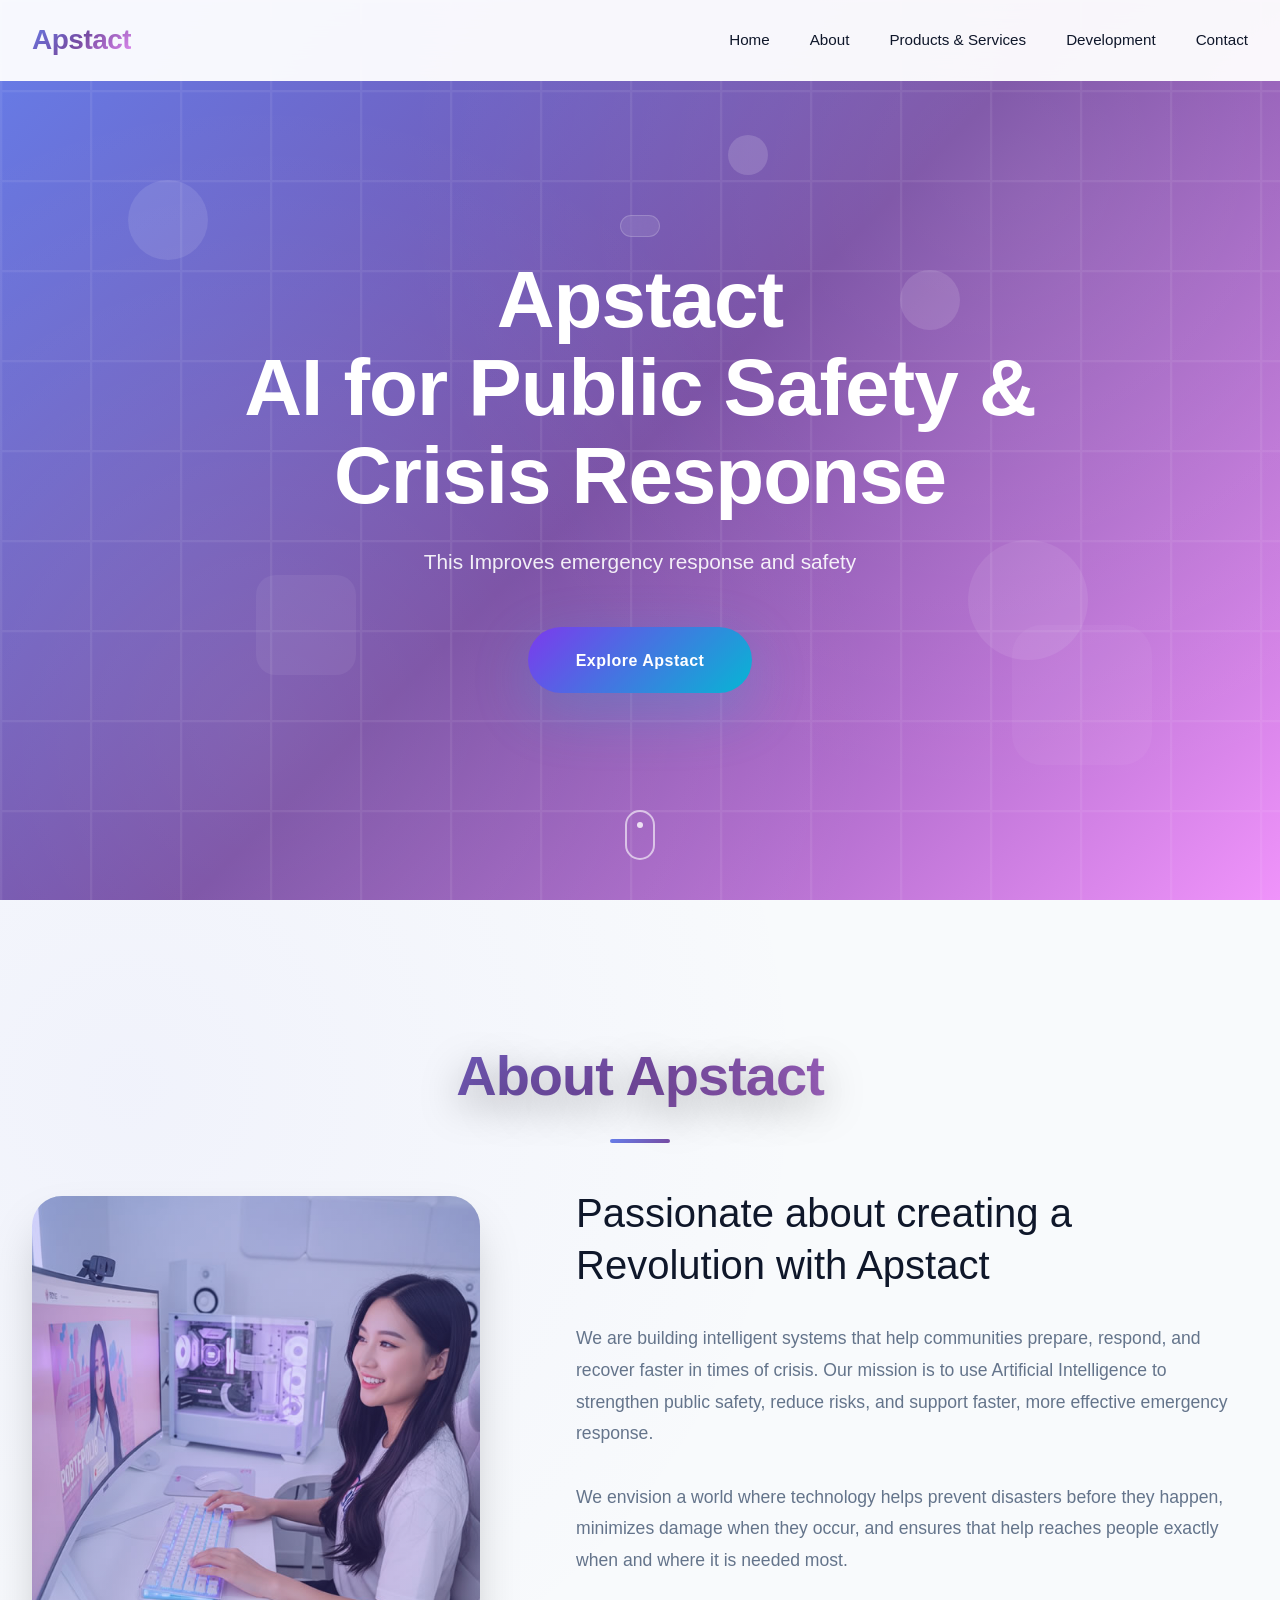
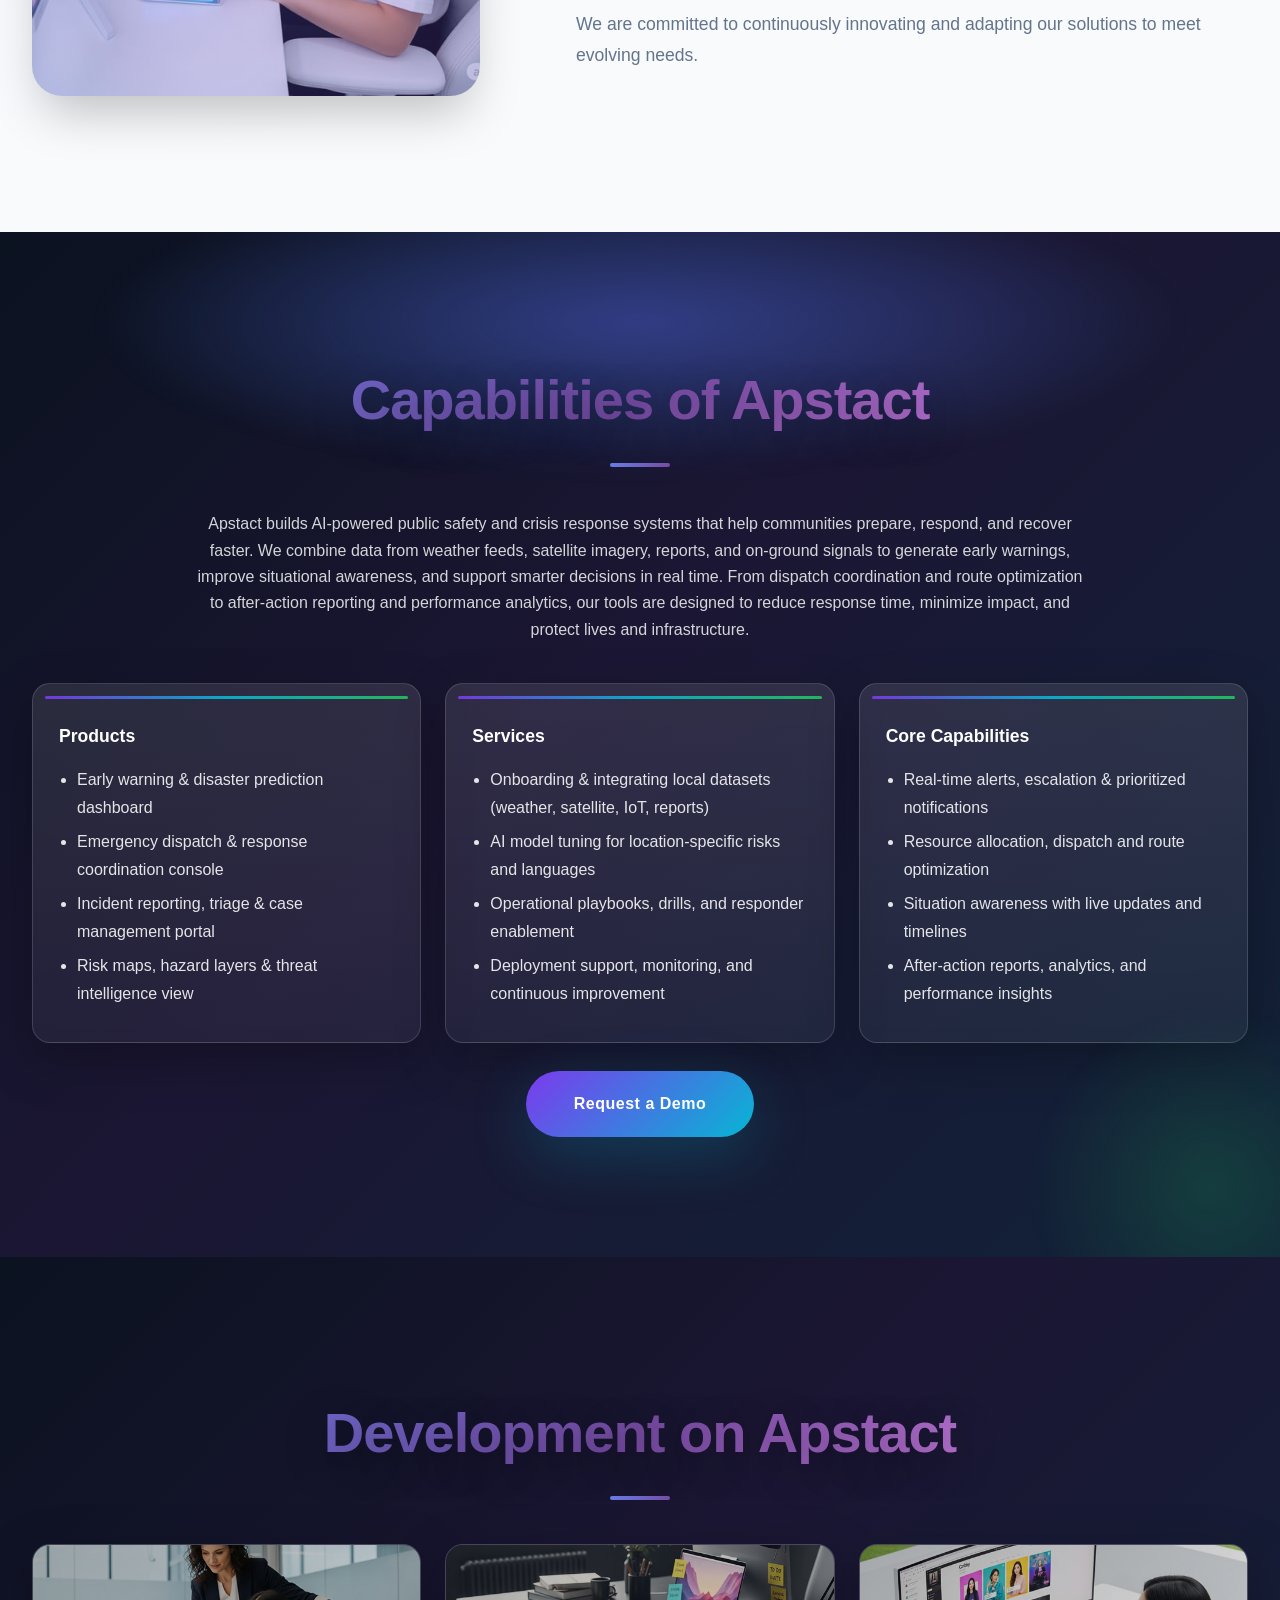
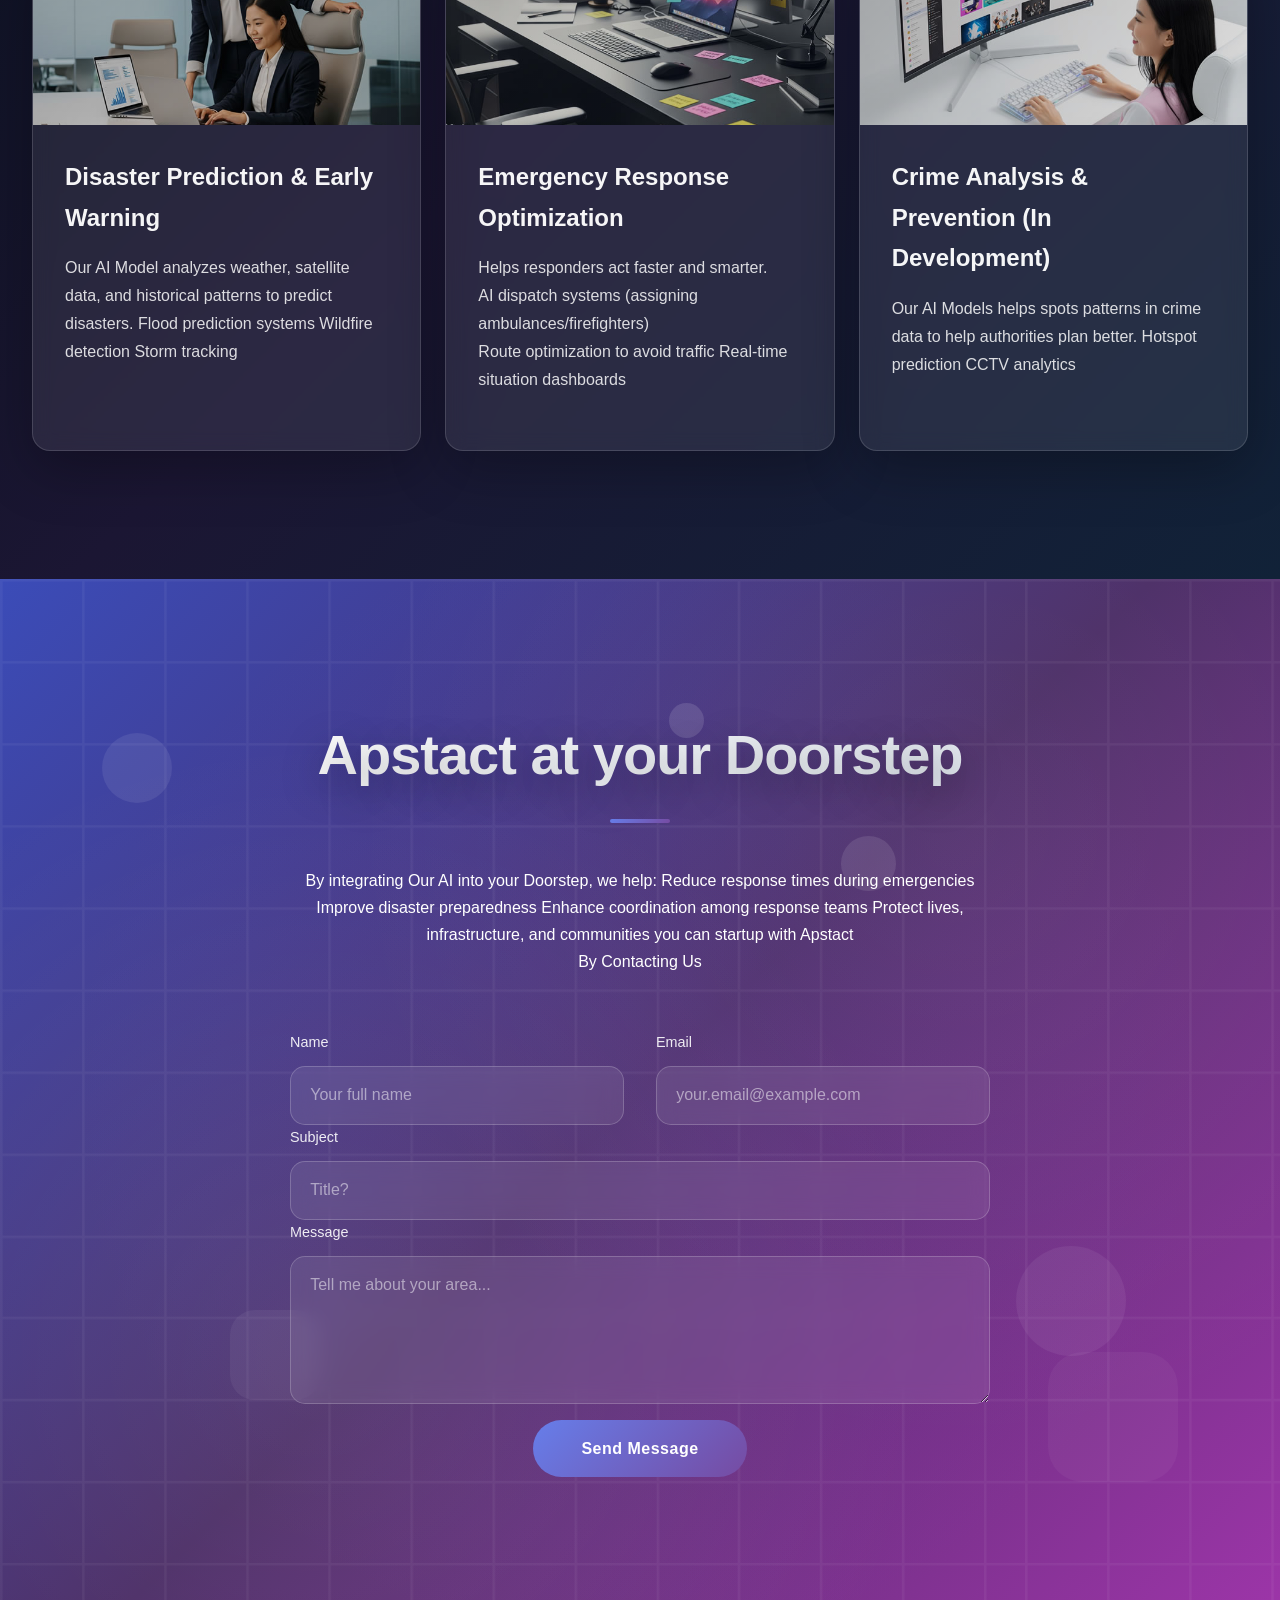
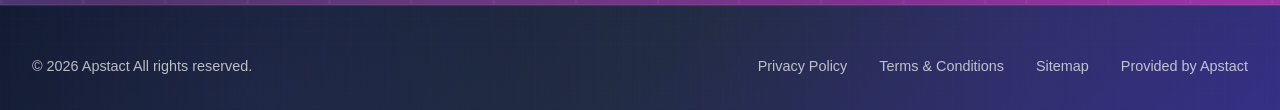
<file: index.html>
<!DOCTYPE html>
<html lang="en">
<head>
    <meta charset="UTF-8">
    <meta name="viewport" content="width=device-width, initial-scale=1.0">
    <title>Apstact</title>
    <link href="templatemo-personal-style.css" rel="stylesheet">

<!--

TemplateMo 593 personal shape

https://templatemo.com/tm-593-personal-shape

-->
</head>
<body>
    <!-- Navigation -->
    <nav id="navbar">
        <div class="nav-container">
            <div class="logo">Apstact</div>
            <ul class="nav-links">
                <li><a href="index.html#home">Home</a></li>
                <li><a href="index.html#about">About</a></li>
                <li><a href="index.html#capabilities">Products &amp; Services</a></li>
                <li><a href="index.html#portfolio">Development</a></li>
                <li><a href="index.html#contact">Contact</a></li>
            </ul>
            <div class="mobile-menu-toggle" id="mobileMenuToggle">
                <div class="hamburger"></div>
                <div class="hamburger"></div>
                <div class="hamburger"></div>
            </div>
        </div>
    </nav>

    <!-- Mobile Menu -->
    <div class="mobile-menu" id="mobileMenu">
        <ul class="mobile-nav-links">
            <li><a href="index.html#home">Home</a></li>
            <li><a href="index.html#about">About</a></li>
            <li><a href="index.html#capabilities">Products &amp; Services</a></li>
            <li><a href="index.html#portfolio">Development</a></li>
            <li><a href="index.html#contact">Contact</a></li>
        </ul>
    </div>

    <!-- Hero Section -->
    <section id="home" class="hero">
        <div class="floating-shapes">
            <div class="shape shape-1"></div>
            <div class="shape shape-2"></div>
            <div class="shape shape-3"></div>
            <div class="shape shape-4"></div>
            <div class="shape shape-5"></div>
            <div class="shape shape-6"></div>
        </div>
        <div class="hero-content">
            <div class="hero-subtitle">
                <span class="hero-ops-label"></span>
                <span class="hero-ops-text"></span>
            </div>
            <h1>Apstact <BR>AI for Public Safety & Crisis Response</h1>
            <p class="subtitle"> This Improves emergency response and safety</p>
            <a href="index.html#portfolio" class="cta-button">Explore Apstact</a>
        </div>
        <div class="scroll-indicator" onclick="document.getElementById('about').scrollIntoView()"></div>
    </section>

    <!-- About Section -->
    <section id="about" class="about">
        <div class="container">
            <h2 class="section-title fade-in">About Apstact</h2>
            <div class="about-content">
                <div class="about-image slide-in-left"></div>
                <div class="about-text slide-in-right">
                    <h3>Passionate about creating a Revolution with Apstact</h3>
                    <p>We are building intelligent systems that help communities prepare, respond, and recover faster in times of crisis. Our mission is to use Artificial Intelligence to strengthen public safety, reduce risks, and support faster, more effective emergency response.</p>
                    <p>We envision a world where technology helps prevent disasters before they happen, minimizes damage when they occur, and ensures that help reaches people exactly when and where it is needed most.</p>
                    <p>We are committed to continuously innovating and adapting our solutions to meet evolving needs.</p>
                </div>
            </div>
        </div>
    </section>

    <!-- Capabilities / Products & Services -->
    <section id="capabilities" class="capabilities">
        <div class="container">
            <h2 class="section-title fade-in">Capabilities of Apstact</h2>
            <p class="section-subtitle fade-in">
                Apstact builds AI-powered public safety and crisis response systems that help communities prepare, respond, and recover faster.
                We combine data from weather feeds, satellite imagery, reports, and on-ground signals to generate early warnings, improve situational awareness, and support smarter decisions in real time.
                From dispatch coordination and route optimization to after-action reporting and performance analytics, our tools are designed to reduce response time, minimize impact, and protect lives and infrastructure.
            </p>

            <div class="capabilities-grid">
                <div class="capability-card">
                    <h3>Products</h3>
                    <ul>
                        <li>Early warning &amp; disaster prediction dashboard</li>
                        <li>Emergency dispatch &amp; response coordination console</li>
                        <li>Incident reporting, triage &amp; case management portal</li>
                        <li>Risk maps, hazard layers &amp; threat intelligence view</li>
                    </ul>
                </div>

                <div class="capability-card">
                    <h3>Services</h3>
                    <ul>
                        <li>Onboarding &amp; integrating local datasets (weather, satellite, IoT, reports)</li>
                        <li>AI model tuning for location-specific risks and languages</li>
                        <li>Operational playbooks, drills, and responder enablement</li>
                        <li>Deployment support, monitoring, and continuous improvement</li>
                    </ul>
                </div>

                <div class="capability-card">
                    <h3>Core Capabilities</h3>
                    <ul>
                        <li>Real-time alerts, escalation &amp; prioritized notifications</li>
                        <li>Resource allocation, dispatch and route optimization</li>
                        <li>Situation awareness with live updates and timelines</li>
                        <li>After-action reports, analytics, and performance insights</li>
                    </ul>
                </div>
            </div>

            <div style="text-align:center; margin-top: 28px;">
                <a href="index.html#contact" class="cta-button">Request a Demo</a>
            </div>
        </div>
    </section>

    <!-- Portfolio Section -->
    <section id="portfolio" class="portfolio">
        <div class="container">
            <h2 class="section-title fade-in">Development on Apstact</h2>
            <div class="portfolio-grid">
                <div class="portfolio-item">
                    <div class="portfolio-image"></div>
                    <div class="portfolio-content">
                        <h4>Disaster Prediction & Early Warning</h4>
                        <p>Our AI Model analyzes weather, satellite data, and historical patterns to predict disasters.

Flood prediction systems
Wildfire detection
Storm tracking</p>
                     
                    </div>
                </div>
                <div class="portfolio-item">
                    <div class="portfolio-image"></div>
                    <div class="portfolio-content">
                        <h4>Emergency Response Optimization</h4>
                        <p>Helps responders act faster and smarter.

<br>AI dispatch systems (assigning ambulances/firefighters)
<br>Route optimization to avoid traffic
 Real-time situation dashboards</p>
                        
                    </div>
                </div>
                <div class="portfolio-item">
                    <div class="portfolio-image"></div>
                    <div class="portfolio-content">
                        <h4> Crime Analysis & Prevention (In Development)</h4>
                        <p>Our AI Models helps spots patterns in crime data to help authorities plan better.

Hotspot prediction
CCTV analytics
</p>
                        
                    </div>
                </div>
            </div>
        </div>
    </section>

    <!-- Contact Section -->
    <section id="contact" class="contact">
        <div class="contact-floating-shapes">
            <div class="contact-shape contact-shape-1"></div>
            <div class="contact-shape contact-shape-2"></div>
            <div class="contact-shape contact-shape-3"></div>
            <div class="contact-shape contact-shape-4"></div>
            <div class="contact-shape contact-shape-5"></div>
            <div class="contact-shape contact-shape-6"></div>
        </div>
        <div class="container">
            <div class="contact-content">
                <h2 class="section-title fade-in">Apstact at your Doorstep</h2>
                <p class="fade-in">By integrating Our AI into your Doorstep, we help:

Reduce response times during emergencies
Improve disaster preparedness
Enhance coordination among response teams
Protect lives, infrastructure, and communities you can startup with Apstact <br>By Contacting Us</p>
                <br>
				<br>
				<form id="contact" action="mailto:admin@Apstact.com.ng" method="post">
                    <div class="form-row">
                        <div class="form-group">
                            <label for="name">Name</label>
                            <input type="text" id="name" name="name" placeholder="Your full name" required>
                        </div>
                        <div class="form-group">
                            <label for="email">Email</label>
                            <input type="email" id="email" name="email" placeholder="your.email@example.com" required>
                        </div>
                    </div>
                    <div class="form-group">
                        <label for="subject">Subject</label>
                        <input type="text" id="subject" name="subject" placeholder="Title?" required>
                    </div>
                    <div class="form-group">
                        <label for="message">Message</label>
                        <textarea id="message" name="message" rows="6" placeholder="Tell me about your area..." required></textarea>
                    </div>
                    <button type="submit" id="form-submit" class="submit-btn">Send Message</button>
                </form>
            </div>
        </div>
    </section>

    <!-- Footer -->
    <footer class="footer">
        <div class="container">
            <div class="footer-content">
                <div class="footer-left">
                    <p>&copy; 2026 Apstact All rights reserved.</p>
                </div>
                <div class="footer-right">
                    <a href="privacy-policy.html">Privacy Policy</a>
                    <a href="terms-conditions.html">Terms &amp; Conditions</a>
                    <a href="index.html#sitemap">Sitemap</a>
                    <a href="index.html#" target="_blank" rel="noopener nofollow">Provided by Apstact</a>
                </div>
            </div>
        </div>
    </footer>

<script src="templatemo-personal-javascripts.js"></script>

</body>
</html>
</file>
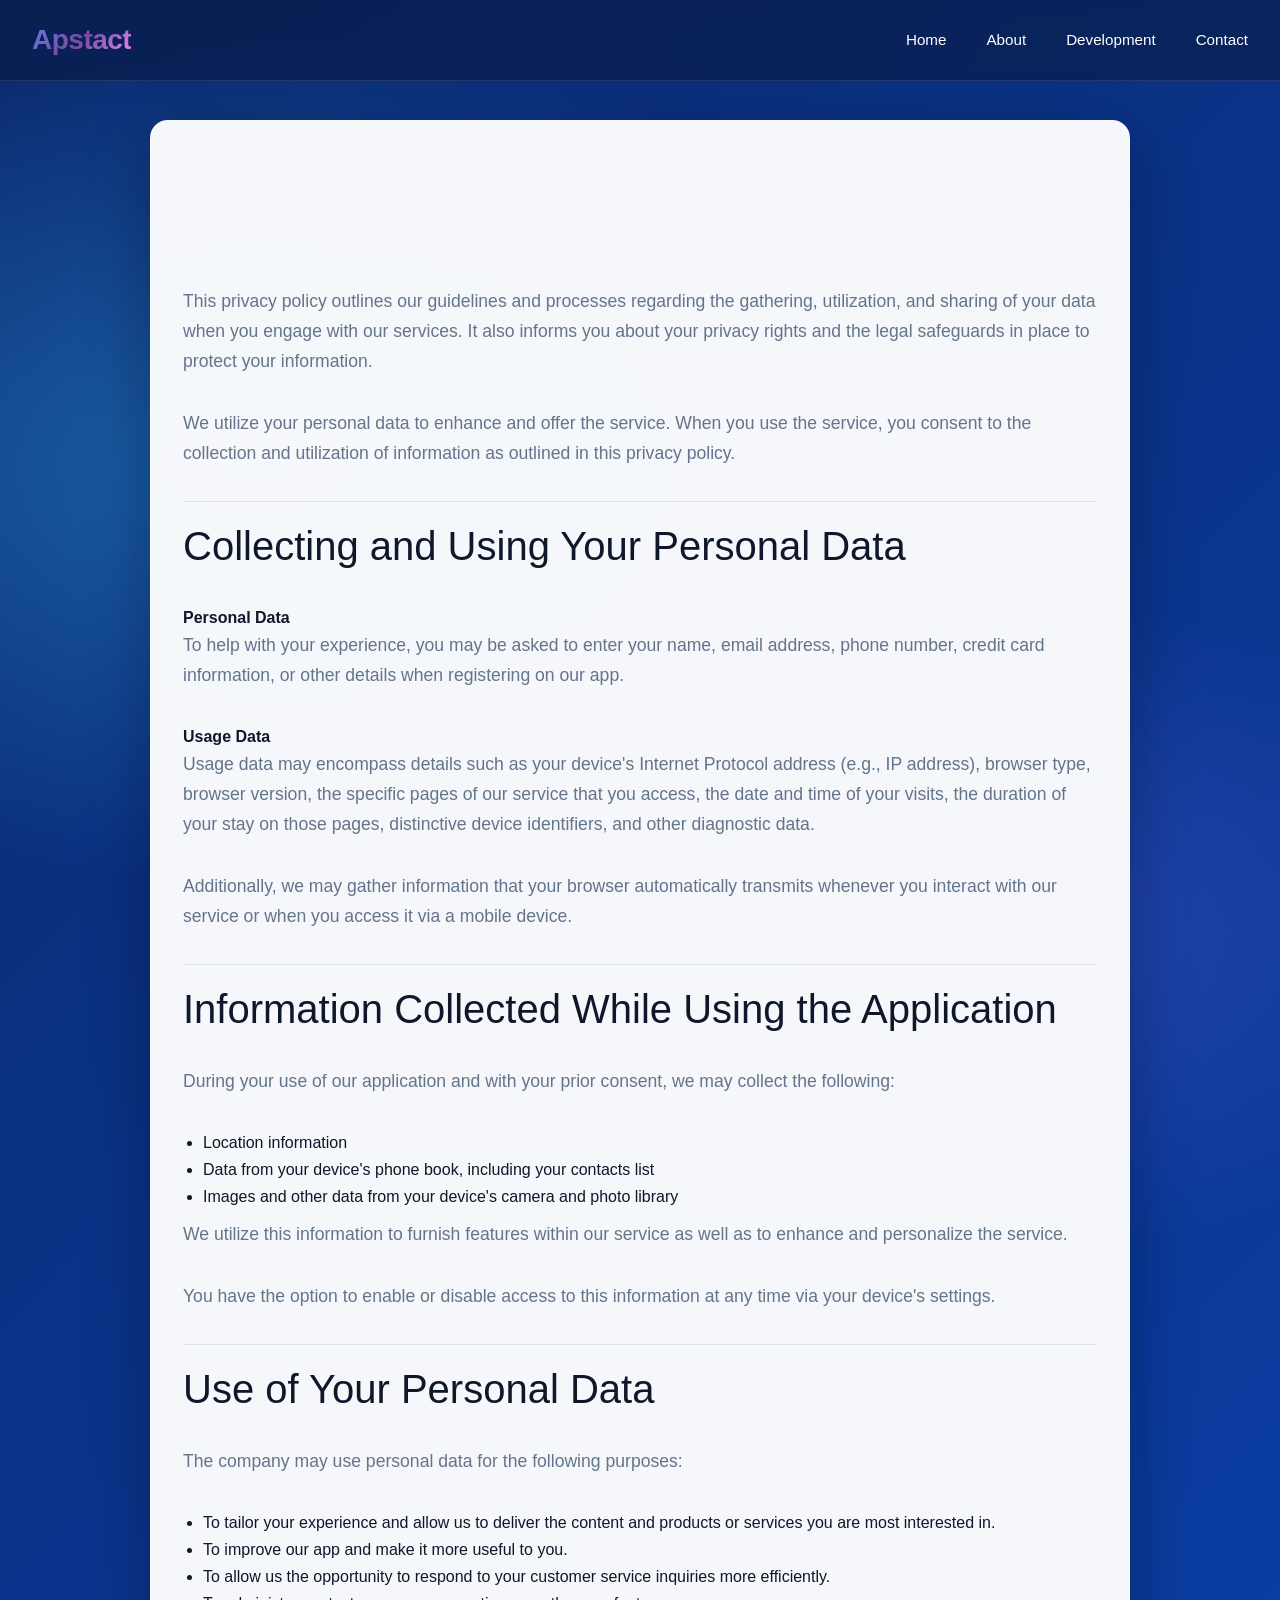
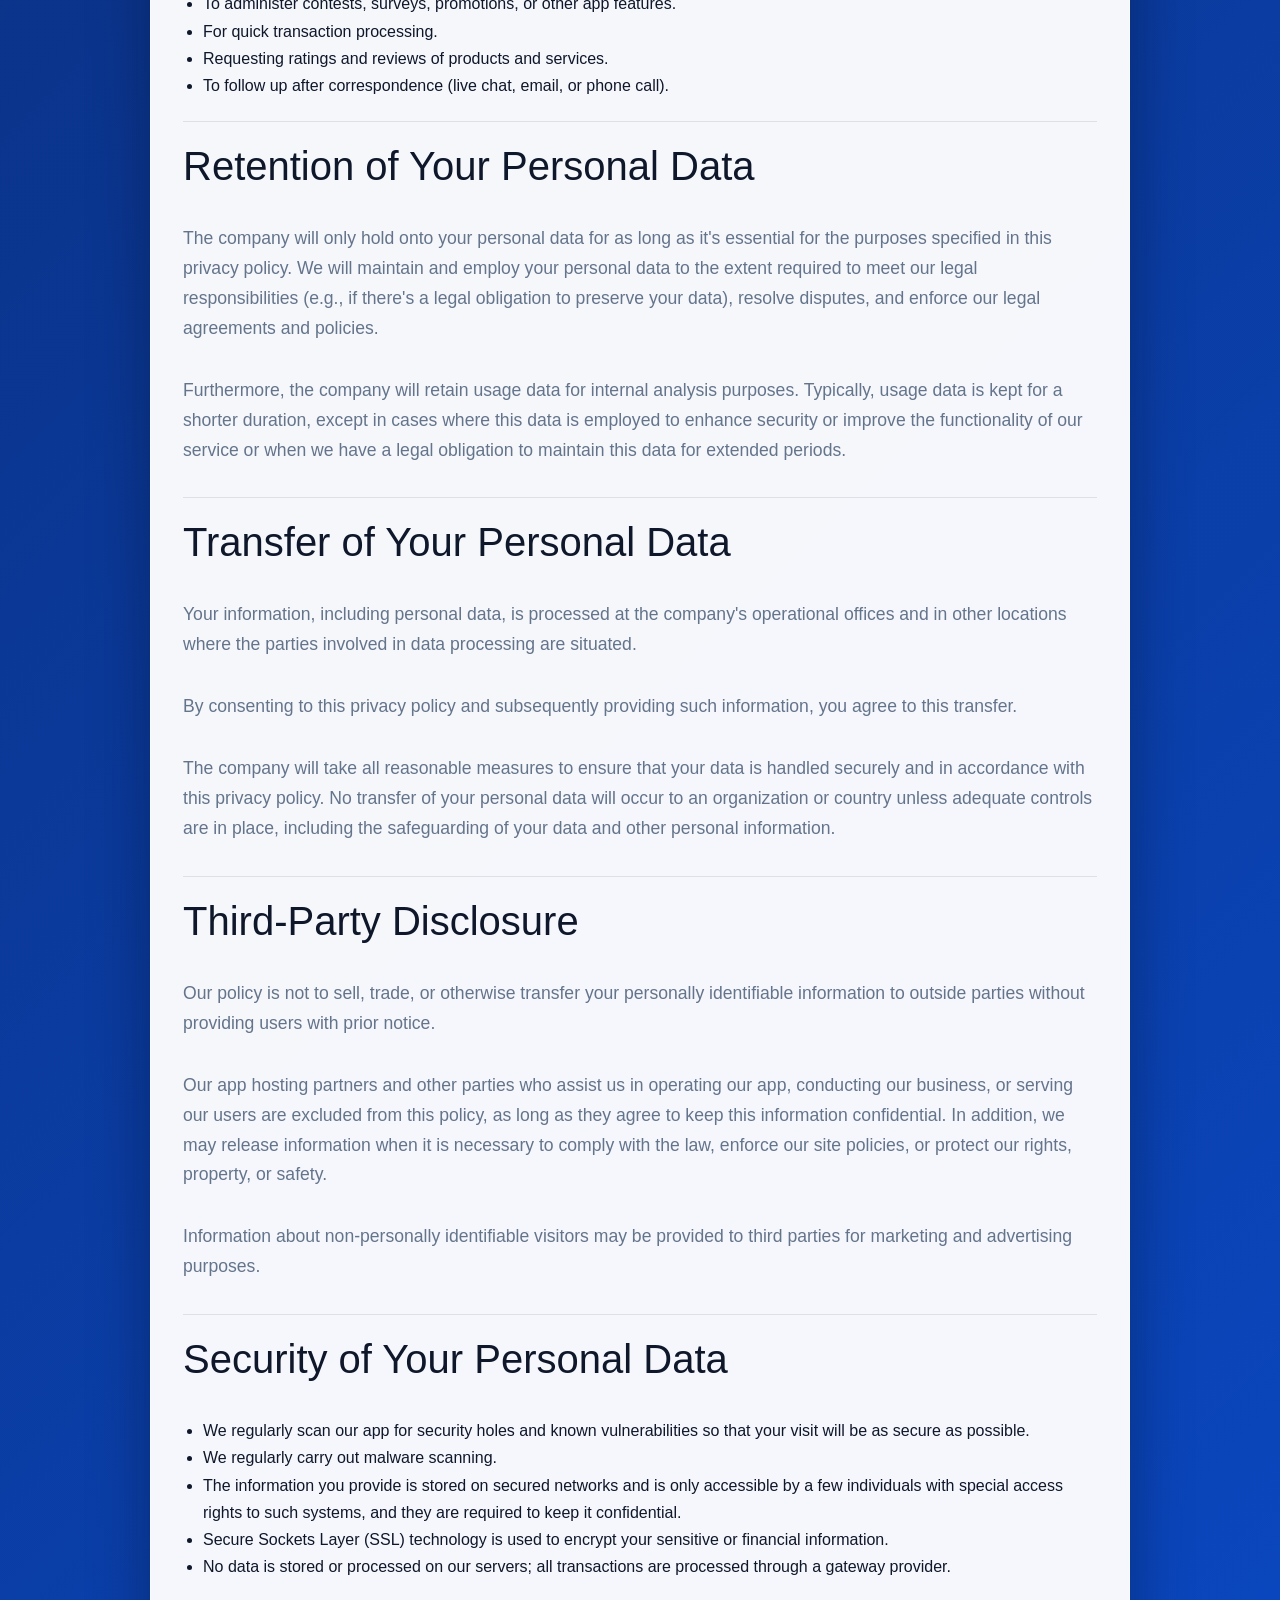
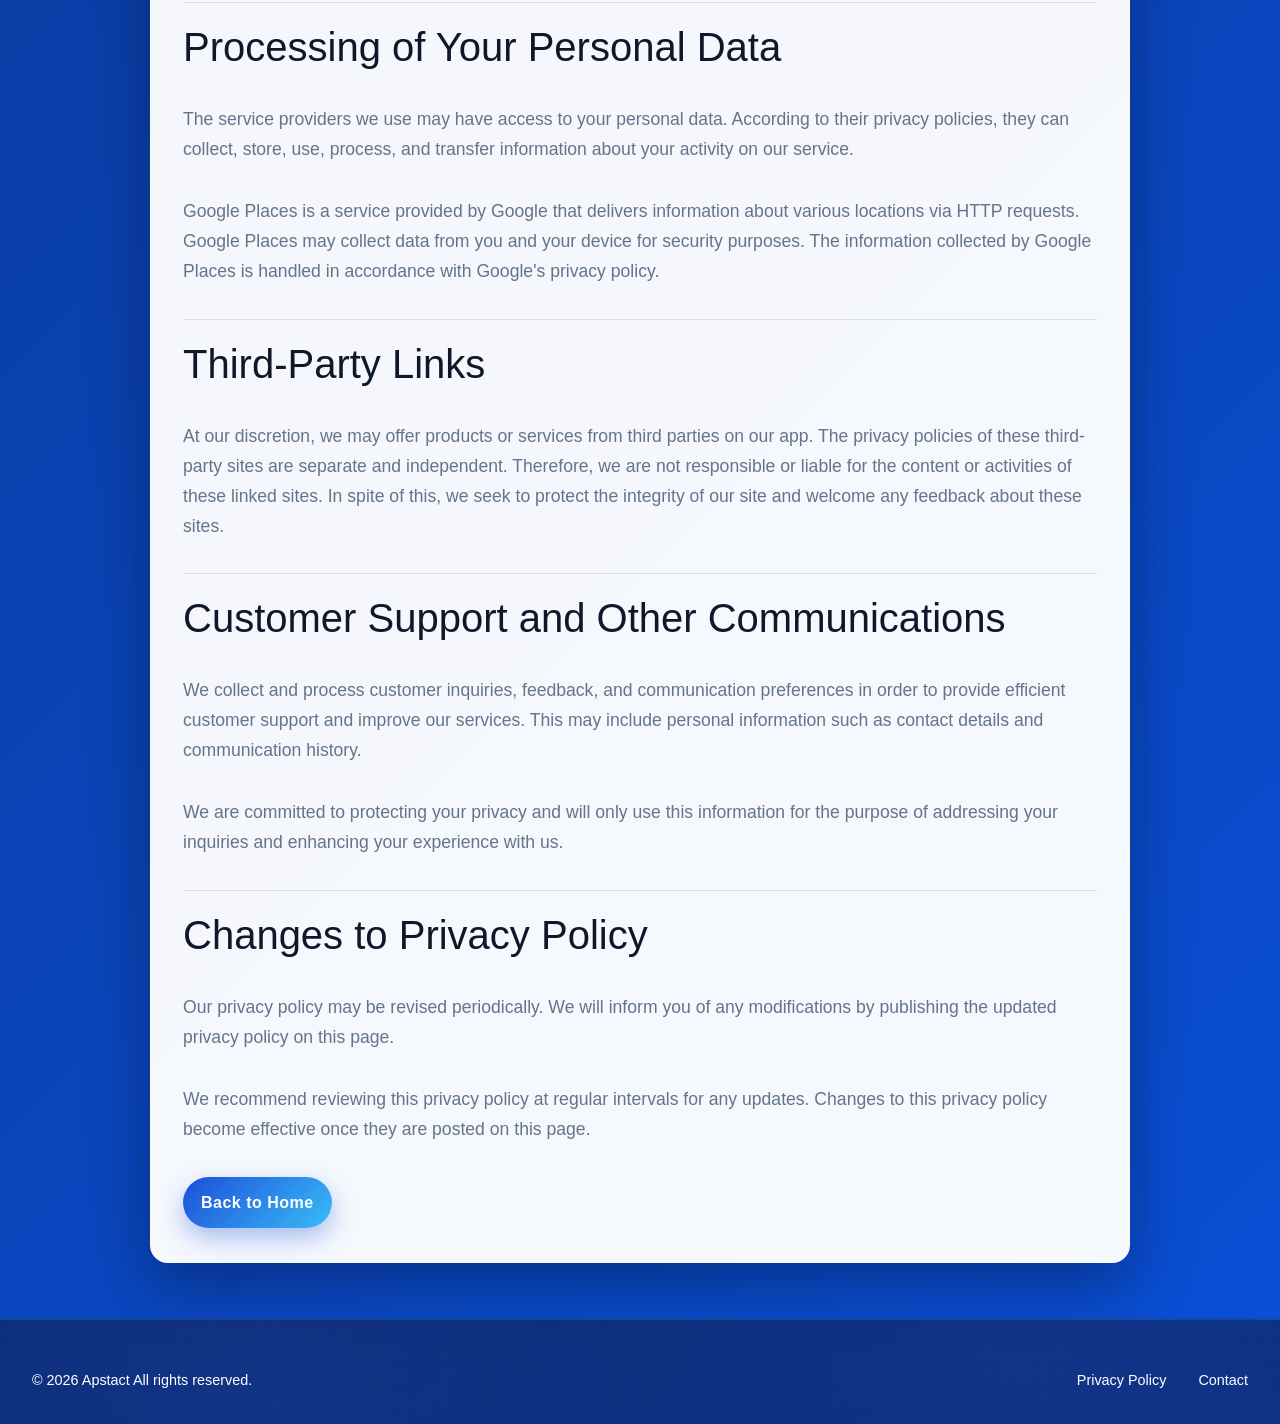
<file: privacy-policy.html>
<!DOCTYPE html>
<html lang="en">
<head>
    <meta charset="UTF-8">
    <meta name="viewport" content="width=device-width, initial-scale=1.0">
    <title>Privacy Policy | Apstact</title>
    <link href="templatemo-personal-style.css" rel="stylesheet">
    <style>
        :root{
            --pp-blue-1:#0b2a6f;
            --pp-blue-2:#0a4fd6;
            --pp-card:#ffffff;
            --pp-text:#0f172a;
            --pp-muted:#475569;
            --pp-accent:#38bdf8;
        }
        body{
            background: radial-gradient(1200px 700px at 20% 10%, rgba(56,189,248,.35), rgba(0,0,0,0) 60%),
                        radial-gradient(900px 600px at 80% 20%, rgba(99,102,241,.28), rgba(0,0,0,0) 55%),
                        linear-gradient(135deg, var(--pp-blue-1), var(--pp-blue-2));
            color: var(--pp-text);
            min-height: 100vh;
        }
        /* Make the existing template navbar play nicely on a dark background */
        #navbar{
            background: rgba(10, 24, 60, .55);
            backdrop-filter: blur(10px);
            border-bottom: 1px solid rgba(255,255,255,.10);
        }
        #navbar .logo,
        #navbar a{
            color: #ffffff;
        }
        #navbar a:hover{
            color: var(--pp-accent);
        }
        .pp-wrap{
            padding: 120px 0 56px;
        }
        .pp-card{
            max-width: 980px;
            margin: 0 auto;
            background: rgba(255,255,255,.96);
            border: 1px solid rgba(255,255,255,.55);
            border-radius: 18px;
            padding: 34px 32px;
            box-shadow: 0 22px 60px rgba(2, 8, 23, .35);
        }
        .pp-card .section-title{
            margin-bottom: 10px;
        }
        .pp-updated{
            margin-top: 0;
            color: var(--pp-muted);
        }
        .pp-card h3{
            margin-top: 22px;
            padding-top: 18px;
            border-top: 1px solid rgba(15, 23, 42, .10);
        }
        .pp-card h4{
            margin-top: 14px;
        }
        .pp-card p,
        .pp-card li{
            line-height: 1.7;
        }
        .pp-card ul{
            margin: 10px 0 10px 20px;
        }
        .pp-actions{
            margin-top: 26px;
        }
        .pp-actions .cta-button{
            display: inline-block;
            background: linear-gradient(135deg, #1d4ed8, #38bdf8);
            color: #ffffff;
            border-radius: 999px;
            padding: 12px 18px;
            text-decoration: none;
            box-shadow: 0 10px 25px rgba(29,78,216,.35);
        }
        .pp-actions .cta-button:hover{
            filter: brightness(1.05);
        }
        .footer{
            background: rgba(10, 24, 60, .55);
            backdrop-filter: blur(10px);
            border-top: 1px solid rgba(255,255,255,.10);
        }
        .footer, .footer a, .footer p{
            color:#ffffff;
        }
        .footer a:hover{
            color: var(--pp-accent);
        }
        @media (max-width: 640px){
            .pp-card{ padding: 24px 18px; border-radius: 14px; }
        }
    </style>
</head>
<body>
    <!-- Navigation -->
    <nav id="navbar">
        <div class="nav-container">
            <div class="logo">Apstact</div>
            <ul class="nav-links">
                <li><a href="index.html#home">Home</a></li>
                <li><a href="index.html#about">About</a></li>
                <li><a href="index.html#portfolio">Development</a></li>
                <li><a href="index.html#contact">Contact</a></li>
            </ul>
        </div>
    </nav>

    <section class="pp-wrap">
        <div class="container">
            <div class="pp-card">
                <h1 class="section-title fade-in">Privacy Policy</h1>
                <p class="pp-updated fade-in"><strong>Last updated:</strong> May 1, 2026</p>

                <div class="about-text">
                <p>This privacy policy outlines our guidelines and processes regarding the gathering, utilization, and sharing of your data when you engage with our services. It also informs you about your privacy rights and the legal safeguards in place to protect your information.</p>
                <p>We utilize your personal data to enhance and offer the service. When you use the service, you consent to the collection and utilization of information as outlined in this privacy policy.</p>

                <h3>Collecting and Using Your Personal Data</h3>

                <h4>Personal Data</h4>
                <p>To help with your experience, you may be asked to enter your name, email address, phone number, credit card information, or other details when registering on our app.</p>

                <h4>Usage Data</h4>
                <p>Usage data may encompass details such as your device's Internet Protocol address (e.g., IP address), browser type, browser version, the specific pages of our service that you access, the date and time of your visits, the duration of your stay on those pages, distinctive device identifiers, and other diagnostic data.</p>
                <p>Additionally, we may gather information that your browser automatically transmits whenever you interact with our service or when you access it via a mobile device.</p>

                <h3>Information Collected While Using the Application</h3>
                <p>During your use of our application and with your prior consent, we may collect the following:</p>
                <ul>
                    <li>Location information</li>
                    <li>Data from your device's phone book, including your contacts list</li>
                    <li>Images and other data from your device's camera and photo library</li>
                </ul>
                <p>We utilize this information to furnish features within our service as well as to enhance and personalize the service.</p>
                <p>You have the option to enable or disable access to this information at any time via your device's settings.</p>

                <h3>Use of Your Personal Data</h3>
                <p>The company may use personal data for the following purposes:</p>
                <ul>
                    <li>To tailor your experience and allow us to deliver the content and products or services you are most interested in.</li>
                    <li>To improve our app and make it more useful to you.</li>
                    <li>To allow us the opportunity to respond to your customer service inquiries more efficiently.</li>
                    <li>To administer contests, surveys, promotions, or other app features.</li>
                    <li>For quick transaction processing.</li>
                    <li>Requesting ratings and reviews of products and services.</li>
                    <li>To follow up after correspondence (live chat, email, or phone call).</li>
                </ul>

                <h3>Retention of Your Personal Data</h3>
                <p>The company will only hold onto your personal data for as long as it's essential for the purposes specified in this privacy policy. We will maintain and employ your personal data to the extent required to meet our legal responsibilities (e.g., if there's a legal obligation to preserve your data), resolve disputes, and enforce our legal agreements and policies.</p>
                <p>Furthermore, the company will retain usage data for internal analysis purposes. Typically, usage data is kept for a shorter duration, except in cases where this data is employed to enhance security or improve the functionality of our service or when we have a legal obligation to maintain this data for extended periods.</p>

                <h3>Transfer of Your Personal Data</h3>
                <p>Your information, including personal data, is processed at the company's operational offices and in other locations where the parties involved in data processing are situated.</p>
                <p>By consenting to this privacy policy and subsequently providing such information, you agree to this transfer.</p>
                <p>The company will take all reasonable measures to ensure that your data is handled securely and in accordance with this privacy policy. No transfer of your personal data will occur to an organization or country unless adequate controls are in place, including the safeguarding of your data and other personal information.</p>

                <h3>Third-Party Disclosure</h3>
                <p>Our policy is not to sell, trade, or otherwise transfer your personally identifiable information to outside parties without providing users with prior notice.</p>
                <p>Our app hosting partners and other parties who assist us in operating our app, conducting our business, or serving our users are excluded from this policy, as long as they agree to keep this information confidential. In addition, we may release information when it is necessary to comply with the law, enforce our site policies, or protect our rights, property, or safety.</p>
                <p>Information about non-personally identifiable visitors may be provided to third parties for marketing and advertising purposes.</p>

                <h3>Security of Your Personal Data</h3>
                <ul>
                    <li>We regularly scan our app for security holes and known vulnerabilities so that your visit will be as secure as possible.</li>
                    <li>We regularly carry out malware scanning.</li>
                    <li>The information you provide is stored on secured networks and is only accessible by a few individuals with special access rights to such systems, and they are required to keep it confidential.</li>
                    <li>Secure Sockets Layer (SSL) technology is used to encrypt your sensitive or financial information.</li>
                    <li>No data is stored or processed on our servers; all transactions are processed through a gateway provider.</li>
                </ul>

                <h3>Processing of Your Personal Data</h3>
                <p>The service providers we use may have access to your personal data. According to their privacy policies, they can collect, store, use, process, and transfer information about your activity on our service.</p>
                <p>Google Places is a service provided by Google that delivers information about various locations via HTTP requests. Google Places may collect data from you and your device for security purposes. The information collected by Google Places is handled in accordance with Google's privacy policy.</p>

                <h3>Third-Party Links</h3>
                <p>At our discretion, we may offer products or services from third parties on our app. The privacy policies of these third-party sites are separate and independent. Therefore, we are not responsible or liable for the content or activities of these linked sites. In spite of this, we seek to protect the integrity of our site and welcome any feedback about these sites.</p>

                <h3>Customer Support and Other Communications</h3>
                <p>We collect and process customer inquiries, feedback, and communication preferences in order to provide efficient customer support and improve our services. This may include personal information such as contact details and communication history.</p>
                <p>We are committed to protecting your privacy and will only use this information for the purpose of addressing your inquiries and enhancing your experience with us.</p>

                <h3>Changes to Privacy Policy</h3>
                <p>Our privacy policy may be revised periodically. We will inform you of any modifications by publishing the updated privacy policy on this page.</p>
                <p>We recommend reviewing this privacy policy at regular intervals for any updates. Changes to this privacy policy become effective once they are posted on this page.</p>

                <div class="pp-actions">
                    <a href="index.html" class="cta-button">Back to Home</a>
                </div>
                </div>
            </div>
        </div>
    </section>

    <!-- Footer -->
    <footer class="footer">
        <div class="container">
            <div class="footer-content">
                <div class="footer-left">
                    <p>&copy; 2026 Apstact All rights reserved.</p>
                </div>
                <div class="footer-right">
                    <a href="privacy-policy.html">Privacy Policy</a>
                    <a href="index.html#contact">Contact</a>
                </div>
            </div>
        </div>
    </footer>
</body>
</html>
</file>
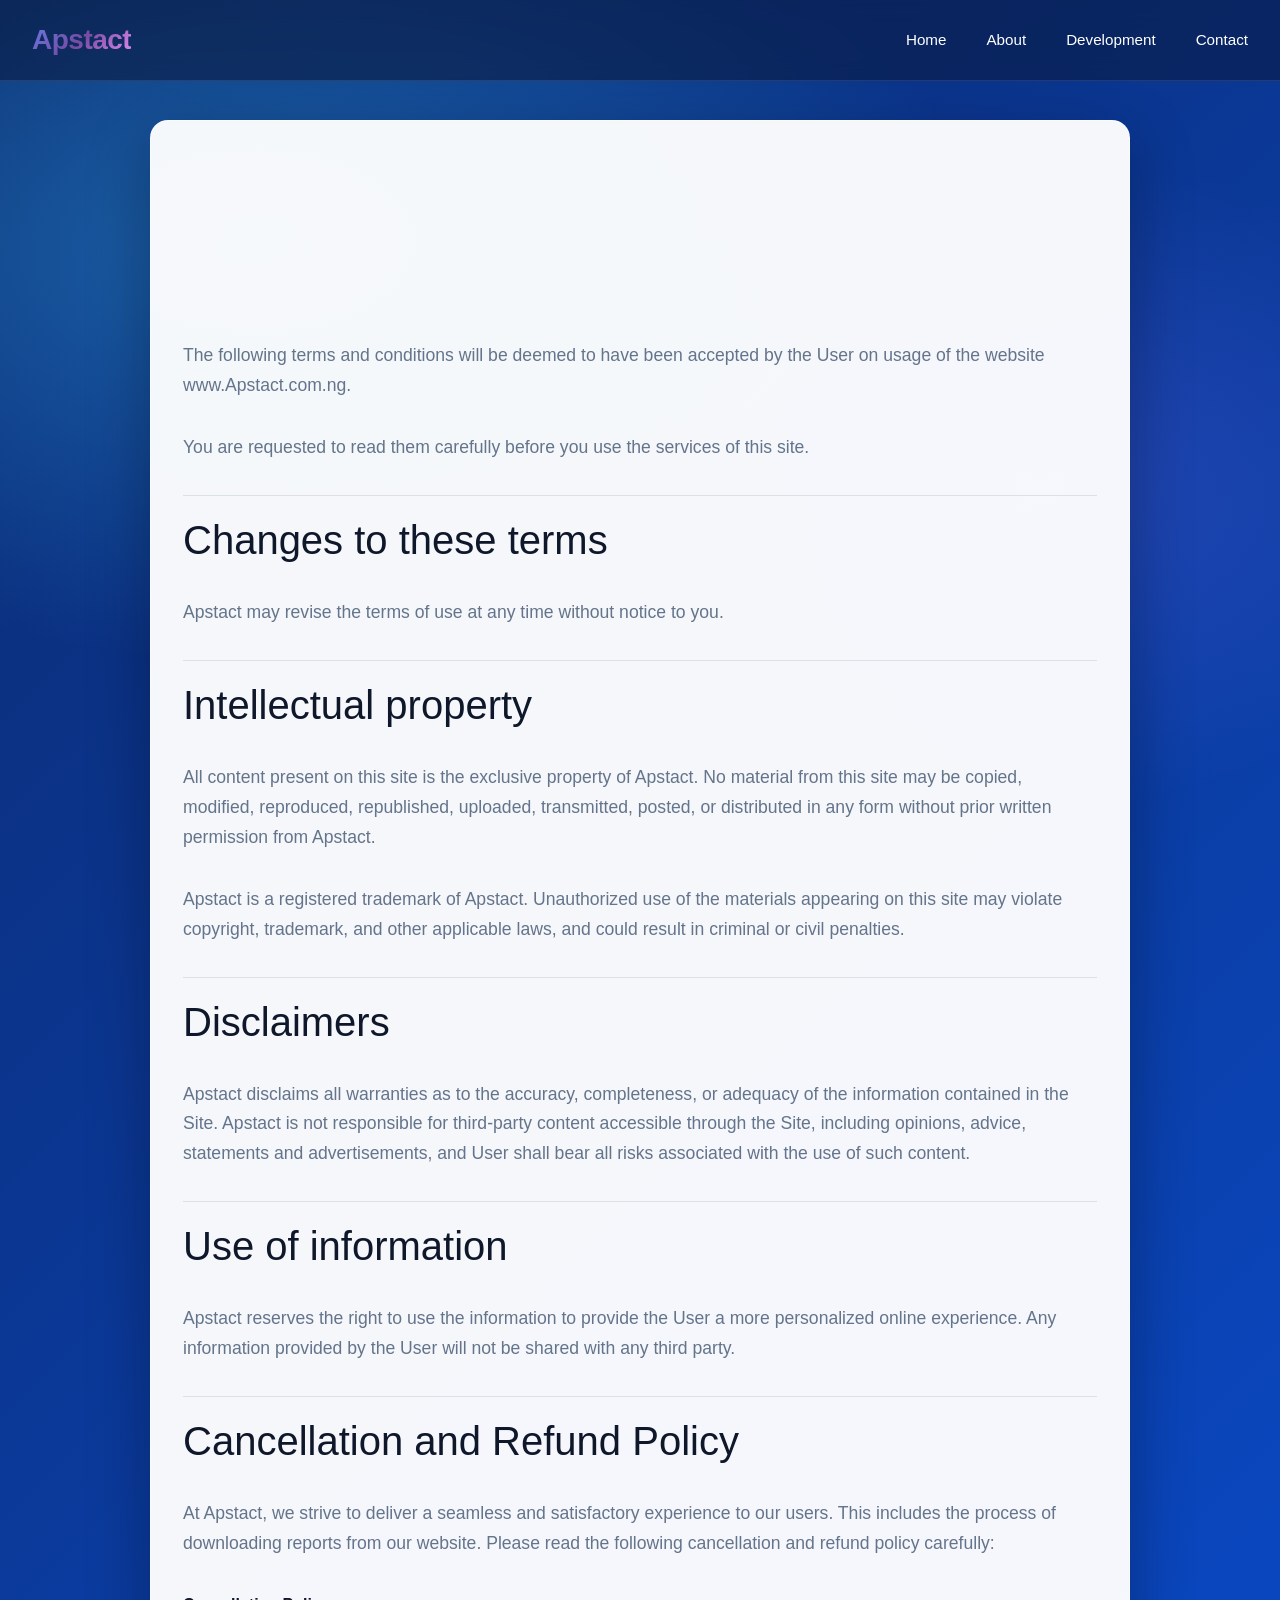
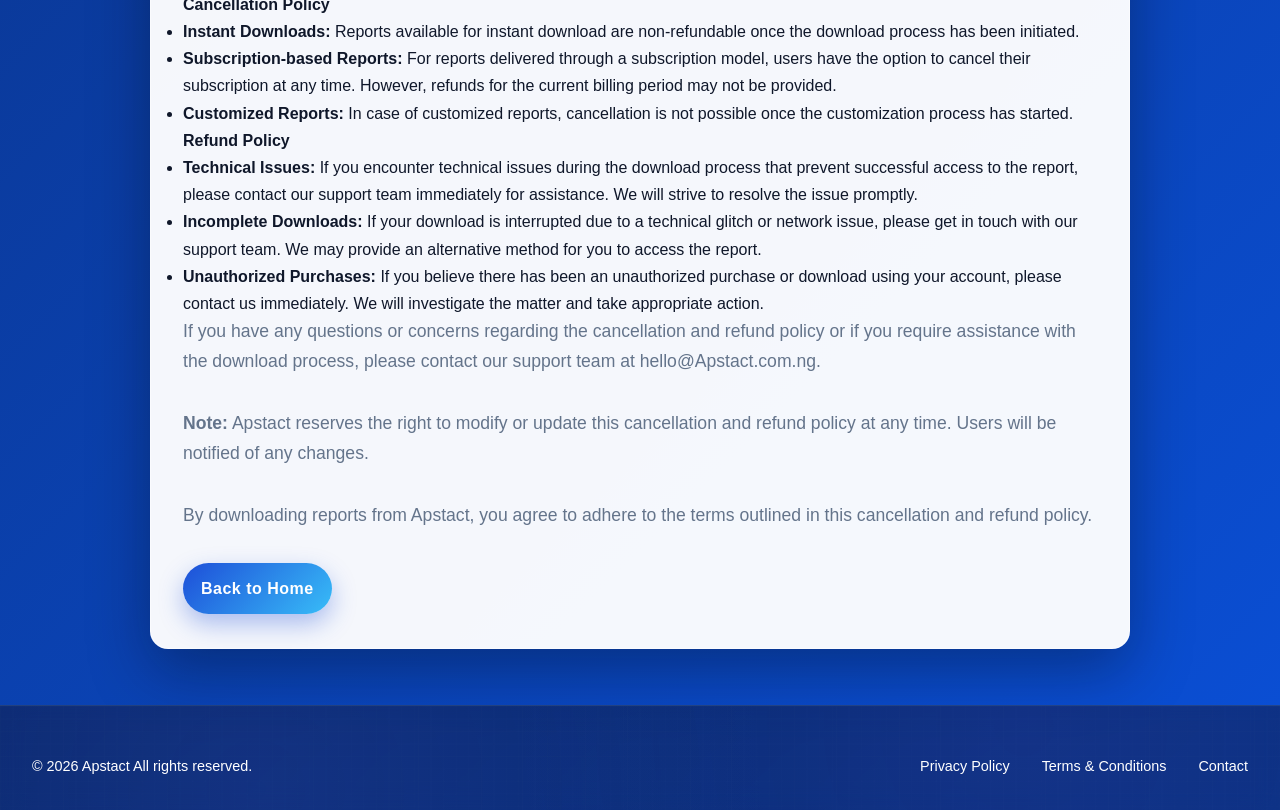
<file: terms-conditions.html>
<!DOCTYPE html>
<html lang="en">
<head>
    <meta charset="UTF-8">
    <meta name="viewport" content="width=device-width, initial-scale=1.0">
    <title>Terms &amp; Conditions | Apstact</title>
    <link href="templatemo-personal-style.css" rel="stylesheet">
    <style>
        :root{
            --tc-blue-1:#0b2a6f;
            --tc-blue-2:#0a4fd6;
            --tc-card:#ffffff;
            --tc-text:#0f172a;
            --tc-muted:#475569;
            --tc-accent:#38bdf8;
        }
        body{
            background: radial-gradient(1200px 700px at 20% 10%, rgba(56,189,248,.35), rgba(0,0,0,0) 60%),
                        radial-gradient(900px 600px at 80% 20%, rgba(99,102,241,.28), rgba(0,0,0,0) 55%),
                        linear-gradient(135deg, var(--tc-blue-1), var(--tc-blue-2));
            color: var(--tc-text);
            min-height: 100vh;
        }
        #navbar{
            background: rgba(10, 24, 60, .55);
            backdrop-filter: blur(10px);
            border-bottom: 1px solid rgba(255,255,255,.10);
        }
        #navbar .logo,
        #navbar a{
            color: #ffffff;
        }
        #navbar a:hover{
            color: var(--tc-accent);
        }
        .tc-wrap{
            padding: 120px 0 56px;
        }
        .tc-card{
            max-width: 980px;
            margin: 0 auto;
            background: rgba(255,255,255,.96);
            border: 1px solid rgba(255,255,255,.55);
            border-radius: 18px;
            padding: 34px 32px;
            box-shadow: 0 22px 60px rgba(2, 8, 23, .35);
        }
        .tc-updated{
            margin-top: 0;
            color: var(--tc-muted);
        }
        .tc-card h3{
            margin-top: 22px;
            padding-top: 18px;
            border-top: 1px solid rgba(15, 23, 42, .10);
        }
        .tc-card p,
        .tc-card li{
            line-height: 1.7;
        }
        .tc-actions{
            margin-top: 26px;
        }
        .tc-actions .cta-button{
            display: inline-block;
            background: linear-gradient(135deg, #1d4ed8, #38bdf8);
            color: #ffffff;
            border-radius: 999px;
            padding: 12px 18px;
            text-decoration: none;
            box-shadow: 0 10px 25px rgba(29,78,216,.35);
        }
        .tc-actions .cta-button:hover{
            filter: brightness(1.05);
        }
        .footer{
            background: rgba(10, 24, 60, .55);
            backdrop-filter: blur(10px);
            border-top: 1px solid rgba(255,255,255,.10);
        }
        .footer, .footer a, .footer p{
            color:#ffffff;
        }
        .footer a:hover{
            color: var(--tc-accent);
        }
        @media (max-width: 640px){
            .tc-card{ padding: 24px 18px; border-radius: 14px; }
        }
    </style>
</head>
<body>
    <!-- Navigation -->
    <nav id="navbar">
        <div class="nav-container">
            <div class="logo">Apstact</div>
            <ul class="nav-links">
                <li><a href="index.html#home">Home</a></li>
                <li><a href="index.html#about">About</a></li>
                <li><a href="index.html#portfolio">Development</a></li>
                <li><a href="index.html#contact">Contact</a></li>
            </ul>
        </div>
    </nav>

    <section class="tc-wrap">
        <div class="container">
            <div class="tc-card">
                <h1 class="section-title fade-in">Terms &amp; Conditions</h1>
                <p class="tc-updated fade-in"><strong>Last updated:</strong> May 1, 2026</p>

                <div class="about-text">
                    <p>The following terms and conditions will be deemed to have been accepted by the User on usage of the website www.Apstact.com.ng.</p>
                    <p>You are requested to read them carefully before you use the services of this site.</p>

                    <h3>Changes to these terms</h3>
                    <p>Apstact may revise the terms of use at any time without notice to you.</p>

                    <h3>Intellectual property</h3>
                    <p>All content present on this site is the exclusive property of Apstact. No material from this site may be copied, modified, reproduced, republished, uploaded, transmitted, posted, or distributed in any form without prior written permission from Apstact.</p>
                    <p>Apstact is a registered trademark of Apstact. Unauthorized use of the materials appearing on this site may violate copyright, trademark, and other applicable laws, and could result in criminal or civil penalties.</p>

                    <h3>Disclaimers</h3>
                    <p>Apstact disclaims all warranties as to the accuracy, completeness, or adequacy of the information contained in the Site. Apstact is not responsible for third-party content accessible through the Site, including opinions, advice, statements and advertisements, and User shall bear all risks associated with the use of such content.</p>

                    <h3>Use of information</h3>
                    <p>Apstact reserves the right to use the information to provide the User a more personalized online experience. Any information provided by the User will not be shared with any third party.</p>

                    <h3>Cancellation and Refund Policy</h3>
                    <p>At Apstact, we strive to deliver a seamless and satisfactory experience to our users. This includes the process of downloading reports from our website. Please read the following cancellation and refund policy carefully:</p>

                    <h4>Cancellation Policy</h4>
                    <ul>
                        <li><strong>Instant Downloads:</strong> Reports available for instant download are non-refundable once the download process has been initiated.</li>
                        <li><strong>Subscription-based Reports:</strong> For reports delivered through a subscription model, users have the option to cancel their subscription at any time. However, refunds for the current billing period may not be provided.</li>
                        <li><strong>Customized Reports:</strong> In case of customized reports, cancellation is not possible once the customization process has started.</li>
                    </ul>

                    <h4>Refund Policy</h4>
                    <ul>
                        <li><strong>Technical Issues:</strong> If you encounter technical issues during the download process that prevent successful access to the report, please contact our support team immediately for assistance. We will strive to resolve the issue promptly.</li>
                        <li><strong>Incomplete Downloads:</strong> If your download is interrupted due to a technical glitch or network issue, please get in touch with our support team. We may provide an alternative method for you to access the report.</li>
                        <li><strong>Unauthorized Purchases:</strong> If you believe there has been an unauthorized purchase or download using your account, please contact us immediately. We will investigate the matter and take appropriate action.</li>
                    </ul>

                    <p>If you have any questions or concerns regarding the cancellation and refund policy or if you require assistance with the download process, please contact our support team at hello@Apstact.com.ng.</p>
                    <p><strong>Note:</strong> Apstact reserves the right to modify or update this cancellation and refund policy at any time. Users will be notified of any changes.</p>
                    <p>By downloading reports from Apstact, you agree to adhere to the terms outlined in this cancellation and refund policy.</p>

                    <div class="tc-actions">
                        <a href="index.html" class="cta-button">Back to Home</a>
                    </div>
                </div>
            </div>
        </div>
    </section>

    <!-- Footer -->
    <footer class="footer">
        <div class="container">
            <div class="footer-content">
                <div class="footer-left">
                    <p>&copy; 2026 Apstact All rights reserved.</p>
                </div>
                <div class="footer-right">
                    <a href="privacy-policy.html">Privacy Policy</a>
                    <a href="terms-conditions.html">Terms &amp; Conditions</a>
                    <a href="index.html#contact">Contact</a>
                </div>
            </div>
        </div>
    </footer>
</body>
</html>
</file>
<file: templatemo-personal-style.css>
/*

TemplateMo 593 personal shape

https://templatemo.com/tm-593-personal-shape

*/

@charset "utf-8";
/* CSS Document */

        * {
            margin: 0;
            padding: 0;
            box-sizing: border-box;
        }

        /* Footer */
        .footer {
            background: linear-gradient(135deg, #0f172a 0%, #1e293b 50%, #312e81 100%);
            color: var(--text-light);
            padding: 3rem 0 2rem;
            border-top: 1px solid rgba(255, 255, 255, 0.1);
            position: relative;
            overflow: hidden;
        }

        .footer::before {
            content: '';
            position: absolute;
            top: 0;
            left: 0;
            right: 0;
            bottom: 0;
            background: url('data:image/svg+xml,<svg xmlns="http://www.w3.org/2000/svg" viewBox="0 0 100 100"><defs><pattern id="footer-grid" width="12" height="12" patternUnits="userSpaceOnUse"><path d="M 12 0 L 0 0 0 12" fill="none" stroke="rgba(255,255,255,0.05)" stroke-width="0.5"/></pattern></defs><rect width="100" height="100" fill="url(%23footer-grid)"/></svg>');
            opacity: 0.4;
        }

        .footer::after {
            content: '';
            position: absolute;
            top: 0;
            left: 0;
            right: 0;
            bottom: 0;
            background: radial-gradient(circle at 20% 80%, rgba(99, 102, 241, 0.1) 0%, transparent 50%),
                        radial-gradient(circle at 80% 20%, rgba(139, 92, 246, 0.08) 0%, transparent 50%);
        }

        .footer-content {
            display: flex;
            justify-content: space-between;
            align-items: center;
            flex-wrap: wrap;
            gap: 1rem;
            position: relative;
            z-index: 2;
        }

        .footer-left p {
            color: rgba(255, 255, 255, 0.7);
            font-size: 0.9rem;
            margin: 0;
        }

        .footer-right {
            display: flex;
            gap: 2rem;
            flex-wrap: wrap;
        }

        .footer-right a {
            color: rgba(255, 255, 255, 0.7);
            text-decoration: none;
            font-size: 0.9rem;
            transition: all 0.3s ease;
            position: relative;
        }

        .footer-right a:hover {
            color: var(--text-light);
            transform: translateY(-1px);
        }

        .footer-right a::after {
            content: '';
            position: absolute;
            width: 0;
            height: 1px;
            bottom: -3px;
            left: 0;
            background: var(--primary-color);
            transition: width 0.3s ease;
        }

        .footer-right a:hover::after {
            width: 100%;
        }

        /* Footer Mobile Responsiveness */
        @media (max-width: 768px) {
            .footer-content {
                flex-direction: column;
                text-align: center;
                gap: 1.5rem;
            }

            .footer-right {
                justify-content: center;
                gap: 1.5rem;
            }

            .footer-right a {
                font-size: 0.85rem;
            }
        }

        @media (max-width: 480px) {
            .footer-right {
                flex-direction: column;
                gap: 1rem;
            }
        }

        :root {
            --primary-color: #6366f1;
            --secondary-color: #8b5cf6;
            --accent-color: #f59e0b;
            --accent-pink: #ec4899;
            --accent-cyan: #06b6d4;
            --text-primary: #0f172a;
            --text-secondary: #64748b;
            --text-light: #ffffff;
            --bg-primary: #ffffff;
            --bg-secondary: #f8fafc;
            --bg-dark: #0f172a;
            --bg-card: rgba(255, 255, 255, 0.95);
            --gradient-primary: linear-gradient(135deg, #667eea 0%, #764ba2 100%);
            --gradient-secondary: linear-gradient(135deg, #f093fb 0%, #f5576c 100%);
            --gradient-tertiary: linear-gradient(135deg, #4facfe 0%, #00f2fe 100%);
            --gradient-elegant: linear-gradient(135deg, #667eea 0%, #764ba2 50%, #f093fb 100%);
            --shadow-sm: 0 1px 2px 0 rgba(0, 0, 0, 0.05);
            --shadow-md: 0 4px 6px -1px rgba(0, 0, 0, 0.1), 0 2px 4px -1px rgba(0, 0, 0, 0.06);
            --shadow-lg: 0 10px 15px -3px rgba(0, 0, 0, 0.1), 0 4px 6px -2px rgba(0, 0, 0, 0.05);
            --shadow-xl: 0 20px 25px -5px rgba(0, 0, 0, 0.1), 0 10px 10px -5px rgba(0, 0, 0, 0.04);
            --shadow-2xl: 0 25px 50px -12px rgba(0, 0, 0, 0.25);
            --glass: rgba(255, 255, 255, 0.15);
            --glass-border: rgba(255, 255, 255, 0.2);
        }

        body {
            font-family: 'Segoe UI', 'Roboto', 'Helvetica Neue', 'Arial', sans-serif;
            line-height: 1.7;
            color: var(--text-primary);
            scroll-behavior: smooth;
            overflow-x: hidden;
            background: var(--bg-primary);
        }

        /* Navigation */
        nav {
            position: fixed;
            top: 0;
            width: 100%;
            background: rgba(255, 255, 255, 0.95);
            backdrop-filter: blur(20px);
            z-index: 1000;
            padding: 1rem 0;
            transition: all 0.4s cubic-bezier(0.4, 0, 0.2, 1);
            border-bottom: 1px solid rgba(255, 255, 255, 0.1);
        }

        nav.scrolled {
            background: rgba(255, 255, 255, 0.98);
            box-shadow: var(--shadow-lg);
            padding: 0.75rem 0;
        }

        .nav-container {
            max-width: 1400px;
            margin: 0 auto;
            padding: 0 2rem;
            display: flex;
            justify-content: space-between;
            align-items: center;
        }

        .logo {
            font-family: 'Segoe UI', 'Roboto', 'Helvetica Neue', 'Arial', sans-serif;
            font-size: 1.75rem;
            font-weight: 700;
            background: var(--gradient-elegant);
            -webkit-background-clip: text;
            background-clip: text;
            -webkit-text-fill-color: transparent;
            letter-spacing: -0.5px;
        }

        .nav-links {
            display: flex;
            list-style: none;
            gap: 2.5rem;
            align-items: center;
        }

        .nav-links a {
            text-decoration: none;
            color: var(--text-primary);
            font-weight: 500;
            font-size: 0.95rem;
            transition: all 0.3s cubic-bezier(0.4, 0, 0.2, 1);
            position: relative;
            padding: 0.5rem 0;
        }

        .nav-links a:hover {
            color: var(--primary-color);
            transform: translateY(-1px);
        }

        .nav-links a::after {
            content: '';
            position: absolute;
            width: 0;
            height: 2px;
            bottom: 0;
            left: 50%;
            background: var(--gradient-primary);
            transition: all 0.3s cubic-bezier(0.4, 0, 0.2, 1);
            transform: translateX(-50%);
            border-radius: 1px;
        }

        .nav-links a:hover::after {
            width: 100%;
        }

        /* Mobile Menu */
        .mobile-menu-toggle {
            display: none;
            flex-direction: column;
            cursor: pointer;
            padding: 0.5rem;
            z-index: 1001;
        }

        .hamburger {
            width: 25px;
            height: 3px;
            background: var(--text-primary);
            margin: 3px 0;
            transition: all 0.3s ease;
            border-radius: 1px;
        }

        .mobile-menu-toggle.active .hamburger:nth-child(1) {
            transform: rotate(-45deg) translate(-5px, 6px);
        }

        .mobile-menu-toggle.active .hamburger:nth-child(2) {
            opacity: 0;
        }

        .mobile-menu-toggle.active .hamburger:nth-child(3) {
            transform: rotate(45deg) translate(-5px, -6px);
        }

        .mobile-menu {
            position: fixed;
            top: 0;
            right: -100%;
            width: 100%;
            height: 100vh;
            background: rgba(15, 23, 42, 0.98);
            backdrop-filter: blur(20px);
            display: flex;
            flex-direction: column;
            justify-content: center;
            align-items: center;
            transition: right 0.4s cubic-bezier(0.4, 0, 0.2, 1);
            z-index: 999;
        }

        .mobile-menu.active {
            right: 0;
        }

        .mobile-nav-links {
            list-style: none;
            text-align: center;
        }

        .mobile-nav-links li {
            margin: 2rem 0;
            opacity: 0;
            transform: translateY(30px);
            transition: all 0.4s cubic-bezier(0.4, 0, 0.2, 1);
        }

        .mobile-menu.active .mobile-nav-links li {
            opacity: 1;
            transform: translateY(0);
        }

        .mobile-menu.active .mobile-nav-links li:nth-child(1) { transition-delay: 0.1s; }
        .mobile-menu.active .mobile-nav-links li:nth-child(2) { transition-delay: 0.2s; }
        .mobile-menu.active .mobile-nav-links li:nth-child(3) { transition-delay: 0.3s; }
        .mobile-menu.active .mobile-nav-links li:nth-child(4) { transition-delay: 0.4s; }

        .mobile-nav-links a {
            font-family: 'Segoe UI', 'Roboto', 'Helvetica Neue', 'Arial', sans-serif;
            font-size: 2.5rem;
            font-weight: 500;
            color: var(--text-light);
            text-decoration: none;
            transition: all 0.3s ease;
            background: var(--gradient-elegant);
            -webkit-background-clip: text;
            background-clip: text;
            -webkit-text-fill-color: transparent;
        }

        .mobile-nav-links a:hover {
            transform: scale(1.05);
        }

        /* Hero Section */
        .hero {
            height: 100vh;
            display: flex;
            align-items: center;
            justify-content: center;
            background: var(--gradient-elegant);
            position: relative;
            overflow: hidden;
        }

        .hero::before {
            content: '';
            position: absolute;
            top: 0;
            left: 0;
            right: 0;
            bottom: 0;
            background: url('data:image/svg+xml,<svg xmlns="http://www.w3.org/2000/svg" viewBox="0 0 100 100"><defs><pattern id="grid" width="10" height="10" patternUnits="userSpaceOnUse"><path d="M 10 0 L 0 0 0 10" fill="none" stroke="rgba(255,255,255,0.1)" stroke-width="0.5"/></pattern></defs><rect width="100" height="100" fill="url(%23grid)"/></svg>');
            animation: float 25s ease-in-out infinite;
            opacity: 0.7;
        }

        .hero::after {
            content: '';
            position: absolute;
            top: 0;
            left: 0;
            right: 0;
            bottom: 0;
            background: radial-gradient(circle at 20% 80%, rgba(255, 255, 255, 0.1) 0%, transparent 50%),
                        radial-gradient(circle at 80% 20%, rgba(255, 255, 255, 0.1) 0%, transparent 50%);
            animation: pulse 4s ease-in-out infinite alternate;
        }

        /* Floating Shapes */
        .floating-shapes {
            position: absolute;
            top: 0;
            left: 0;
            width: 100%;
            height: 100%;
            pointer-events: none;
            z-index: 1;
        }

        .shape {
            position: absolute;
            background: rgba(255, 255, 255, 0.1);
            border-radius: 50%;
        }

        .shape-1 {
            width: 80px;
            height: 80px;
            top: 20%;
            left: 10%;
            animation: floatShape1 20s ease-in-out infinite;
        }

        .shape-2 {
            width: 120px;
            height: 120px;
            top: 60%;
            right: 15%;
            background: rgba(255, 255, 255, 0.08);
            animation: floatShape2 25s ease-in-out infinite reverse;
        }

        .shape-3 {
            width: 60px;
            height: 60px;
            top: 30%;
            right: 25%;
            background: rgba(255, 255, 255, 0.12);
            animation: floatShape3 18s ease-in-out infinite;
        }

        .shape-4 {
            width: 100px;
            height: 100px;
            bottom: 25%;
            left: 20%;
            background: rgba(255, 255, 255, 0.06);
            border-radius: 20px;
            animation: floatShape4 22s ease-in-out infinite;
        }

        .shape-5 {
            width: 40px;
            height: 40px;
            top: 15%;
            right: 40%;
            background: rgba(255, 255, 255, 0.15);
            animation: floatShape5 16s ease-in-out infinite reverse;
        }

        .shape-6 {
            width: 140px;
            height: 140px;
            bottom: 15%;
            right: 10%;
            background: rgba(255, 255, 255, 0.04);
            border-radius: 30px;
            animation: floatShape6 28s ease-in-out infinite;
        }

        @keyframes floatShape1 {
            0%, 100% { transform: translateY(0px) translateX(0px) rotate(0deg); }
            25% { transform: translateY(-30px) translateX(20px) rotate(90deg); }
            50% { transform: translateY(-15px) translateX(-10px) rotate(180deg); }
            75% { transform: translateY(-40px) translateX(15px) rotate(270deg); }
        }

        @keyframes floatShape2 {
            0%, 100% { transform: translateY(0px) translateX(0px) scale(1); }
            33% { transform: translateY(25px) translateX(-20px) scale(1.1); }
            66% { transform: translateY(-20px) translateX(25px) scale(0.9); }
        }

        @keyframes floatShape3 {
            0%, 100% { transform: translateY(0px) translateX(0px) rotate(0deg); }
            50% { transform: translateY(-25px) translateX(-30px) rotate(180deg); }
        }

        @keyframes floatShape4 {
            0%, 100% { transform: translateY(0px) translateX(0px) rotate(0deg); }
            25% { transform: translateY(20px) translateX(-15px) rotate(45deg); }
            50% { transform: translateY(-10px) translateX(30px) rotate(90deg); }
            75% { transform: translateY(15px) translateX(-20px) rotate(135deg); }
        }

        @keyframes floatShape5 {
            0%, 100% { transform: translateY(0px) translateX(0px) scale(1); }
            50% { transform: translateY(-35px) translateX(20px) scale(1.2); }
        }

        @keyframes floatShape6 {
            0%, 100% { transform: translateY(0px) translateX(0px) rotate(0deg); }
            33% { transform: translateY(-15px) translateX(10px) rotate(60deg); }
            66% { transform: translateY(10px) translateX(-25px) rotate(120deg); }
        }

        @keyframes float {
            0%, 100% { transform: translateY(0px) rotate(0deg); }
            50% { transform: translateY(-20px) rotate(1deg); }
        }

        @keyframes pulse {
            0% { opacity: 0.5; }
            100% { opacity: 0.8; }
        }

        .hero-content {
            text-align: center;
            color: var(--text-light);
            z-index: 2;
            position: relative;
            max-width: 900px;
            padding: 0 2rem;
        }

        .hero-subtitle {
            display: inline-flex;
            gap: 10px;
            align-items: center;
            justify-content: center;
            flex-wrap: wrap;
            font-size: 0.95rem;
            font-weight: 500;
            letter-spacing: 0.5px;
            opacity: 0;
            transform: translateY(30px);
            animation: fadeInUp 1s ease 0.2s forwards;
            margin: 0 auto 1.2rem;
            padding: 10px 14px;
            border-radius: 999px;
            background: rgba(255, 255, 255, 0.10);
            border: 1px solid rgba(255, 255, 255, 0.18);
            backdrop-filter: blur(10px);
            -webkit-backdrop-filter: blur(10px);
            color: rgba(255, 255, 255, 0.85);
        }

        .hero-ops-label {
            font-weight: 700;
            color: rgba(255, 255, 255, 0.94);
        }

        .hero-ops-text {
            color: rgba(255, 255, 255, 0.82);
        }

        .hero h1 {
            font-family: 'Segoe UI', 'Roboto', 'Helvetica Neue', 'Arial', sans-serif;
            font-size: 5rem;
            font-weight: 700;
            margin-bottom: 1.5rem;
            opacity: 0;
            transform: translateY(30px);
            animation: fadeInUp 1s ease 0.4s forwards;
            line-height: 1.1;
            letter-spacing: -1px;
        }

        .hero .subtitle {
            font-size: 1.3rem;
            margin-bottom: 3rem;
            opacity: 0;
            transform: translateY(30px);
            animation: fadeInUp 1s ease 0.6s forwards;
            color: rgba(255, 255, 255, 0.9);
            font-weight: 400;
            max-width: 600px;
            margin-left: auto;
            margin-right: auto;
        }

        .cta-button {
            display: inline-block;
            padding: 1.2rem 3rem;
            background: rgba(255, 255, 255, 0.2);
            color: var(--text-light);
            text-decoration: none;
            border-radius: 50px;
            font-weight: 600;
            font-size: 1rem;
            transform: translateY(30px);
            opacity: 0;
            animation: fadeInUp 1s ease 0.8s forwards;
            transition: all 0.4s cubic-bezier(0.4, 0, 0.2, 1);
            border: 2px solid rgba(255, 255, 255, 0.3);
            backdrop-filter: blur(10px);
            letter-spacing: 0.5px;
        }

        .cta-button:hover {
            transform: translateY(-3px);
            background: rgba(255, 255, 255, 0.25);
            box-shadow: 0 20px 40px rgba(0, 0, 0, 0.2);
            border-color: rgba(255, 255, 255, 0.4);
        }

        @keyframes fadeInUp {
            to {
                opacity: 1;
                transform: translateY(0);
            }
        }

        /* Scroll Indicator */
        .scroll-indicator {
            position: absolute;
            bottom: 40px;
            left: 50%;
            transform: translateX(-50%);
            width: 30px;
            height: 50px;
            border: 2px solid rgba(255, 255, 255, 0.6);
            border-radius: 25px;
            cursor: pointer;
            transition: all 0.3s ease;
        }

        .scroll-indicator:hover {
            border-color: rgba(255, 255, 255, 0.9);
        }

        .scroll-indicator::before {
            content: '';
            position: absolute;
            top: 10px;
            left: 50%;
            width: 6px;
            height: 6px;
            background: rgba(255, 255, 255, 0.8);
            border-radius: 50%;
            transform: translateX(-50%);
            animation: scroll 2s infinite;
        }

        @keyframes scroll {
            0% { transform: translateX(-50%) translateY(0); opacity: 1; }
            100% { transform: translateX(-50%) translateY(20px); opacity: 0; }
        }

        /* Section Styles */
        section {
            padding: 8rem 0;
        }

        .container {
            max-width: 1400px;
            margin: 0 auto;
            padding: 0 2rem;
        }

        .section-title {
            text-align: center;
            font-family: 'Segoe UI', 'Roboto', 'Helvetica Neue', 'Arial', sans-serif;
            font-size: 3.5rem;
            font-weight: 600;
            margin-bottom: 4rem;
            background: var(--gradient-elegant);
            -webkit-background-clip: text;
            background-clip: text;
            -webkit-text-fill-color: transparent;
            letter-spacing: -1px;
            position: relative;
        }

        .section-title::after {
            content: '';
            position: absolute;
            width: 60px;
            height: 4px;
            background: var(--gradient-primary);
            bottom: -20px;
            left: 50%;
            transform: translateX(-50%);
            border-radius: 2px;
        }

        /* About Section */
        .about {
            background: var(--bg-secondary);
            position: relative;
        }

        .about::before {
            content: '';
            position: absolute;
            top: 0;
            left: 0;
            right: 0;
            bottom: 0;
            background: radial-gradient(circle at 10% 20%, rgba(99, 102, 241, 0.05) 0%, transparent 50%);
        }

        .about-content {
            display: grid;

            grid-template-columns: 1fr 1.5fr;
            gap: 6rem;
            align-items: center;
            position: relative;
        }

        .about-image {
            width: 100%;
            height: 500px;
            background: url('images/smiling-girl-computer-desktop.jpg') center/cover;
            border-radius: 30px;
            position: relative;
            overflow: hidden;
            box-shadow: var(--shadow-2xl);
            transform: rotate(-2deg);
            transition: transform 0.4s ease;
        }

        .about-image:hover {
            transform: rotate(0deg) scale(1.02);
        }

        .about-image::before {
            content: '';
            position: absolute;
            top: 0;
            left: 0;
            right: 0;
            bottom: 0;
            background: linear-gradient(135deg, rgba(99, 102, 241, 0.3) 0%, rgba(139, 92, 246, 0.2) 100%);
            transition: opacity 0.3s ease;
        }

        .about-image:hover::before {
            opacity: 0.7;
        }

        .about-image::after {

        }

        .about-text h3 {
            font-family: 'Segoe UI', 'Roboto', 'Helvetica Neue', 'Arial', sans-serif;
            font-size: 2.5rem;
            margin-bottom: 2rem;
            color: var(--text-primary);
            font-weight: 500;
            line-height: 1.3;
        }

        .about-text p {
            font-size: 1.1rem;
            color: var(--text-secondary);
            margin-bottom: 2rem;
            line-height: 1.8;
        }

        .skills {
            display: flex;
            gap: 1rem;
            flex-wrap: wrap;
            margin-top: 3rem;
        }

        .skill-tag {
            padding: 0.75rem 1.5rem;
            background: var(--bg-card);
            color: var(--primary-color);
            border-radius: 30px;
            font-size: 0.9rem;
            font-weight: 600;
            border: 1px solid rgba(99, 102, 241, 0.2);
            transition: all 0.3s ease;
            backdrop-filter: blur(10px);
        }

        .skill-tag:hover {
            background: var(--primary-color);
            color: var(--text-light);
            transform: translateY(-2px);
            box-shadow: var(--shadow-lg);
        }

        /* Portfolio Section */
        .portfolio {
            background: var(--bg-primary);
        }

        .portfolio-grid {
            display: grid;
            grid-template-columns: repeat(3, 1fr);
            gap: 3rem;
            margin-top: 2rem;
        }

        .portfolio-item {
            background: var(--bg-card);
            border-radius: 25px;
            overflow: hidden;
            box-shadow: var(--shadow-lg);
            transition: all 0.4s cubic-bezier(0.4, 0, 0.2, 1);
            transform: translateY(20px);
            opacity: 0;
            border: 1px solid rgba(255, 255, 255, 0.2);
            backdrop-filter: blur(10px);
        }

        .portfolio-item.animate {
            transform: translateY(0);
            opacity: 1;
        }

        .portfolio-item:hover {
            transform: translateY(-15px);
            box-shadow: var(--shadow-2xl);
        }

        .portfolio-image {
            width: 100%;
            height: 180px;
            background: var(--gradient-primary);
            position: relative;
            overflow: hidden;
            background-size: cover;
            background-position: center;
        }

        .portfolio-item:nth-child(1) .portfolio-image {
            background-image: url('images/working-business-women.jpg');
        }

        .portfolio-item:nth-child(2) .portfolio-image {
            background-image: url('images/computer-desk-stickers.jpg');
        }

        .portfolio-item:nth-child(3) .portfolio-image {
            background-image: url('images/curved-display-pinky-girl.jpg');
        }

        .portfolio-item:nth-child(4) .portfolio-image {
            background-image: url('images/dashboard-interfaces-transparent-displays.jpg');
        }

        .portfolio-item:nth-child(5) .portfolio-image {
            background-image: url('images/marketing-strategy-women.jpg');
        }

        .portfolio-item:nth-child(6) .portfolio-image {
            background-image: url('images/portfolio-website-girl.jpg');
        }

        .portfolio-image::before {
            content: '';
            position: absolute;
            top: 0;
            left: 0;
            right: 0;
            bottom: 0;
            background: linear-gradient(135deg, rgba(0, 0, 0, 0.3) 0%, rgba(0, 0, 0, 0.1) 100%);
            transition: all 0.3s ease;
        }

        .portfolio-item:hover .portfolio-image::before {
            background: linear-gradient(135deg, rgba(99, 102, 241, 0.4) 0%, rgba(139, 92, 246, 0.3) 100%);
        }

        .portfolio-content {
            padding: 2rem;
        }

        .portfolio-content h4 {
            font-family: 'Segoe UI', 'Roboto', 'Helvetica Neue', 'Arial', sans-serif;
            font-size: 1.5rem;
            margin-bottom: 1rem;
            color: var(--text-primary);
            font-weight: 600;
        }

        .portfolio-content p {
            color: var(--text-secondary);
            margin-bottom: 1.5rem;
            line-height: 1.7;
        }

        .portfolio-tech {
            display: flex;
            gap: 0.75rem;
            flex-wrap: wrap;
        }

        .tech-tag {
            padding: 0.4rem 1rem;
            background: var(--bg-secondary);
            color: var(--text-secondary);
            border-radius: 20px;
            font-size: 0.85rem;
            font-weight: 500;
            transition: all 0.3s ease;
        }

        .tech-tag:hover {
            background: var(--primary-color);
            color: var(--text-light);
        }

        /* Contact Section */
        .contact {
            background: linear-gradient(135deg, #3b4cb8 0%, #4a2c65 50%, #9c35a8 100%);
            color: var(--text-light);
            position: relative;
            overflow: hidden;
        }

        .contact::before {
            content: '';
            position: absolute;
            top: 0;
            left: 0;
            right: 0;
            bottom: 0;
            background: url('data:image/svg+xml,<svg xmlns="http://www.w3.org/2000/svg" viewBox="0 0 100 100"><defs><pattern id="contact-grid" width="8" height="8" patternUnits="userSpaceOnUse"><path d="M 8 0 L 0 0 0 8" fill="none" stroke="rgba(255,255,255,0.08)" stroke-width="0.5"/></pattern></defs><rect width="100" height="100" fill="url(%23contact-grid)"/></svg>');
            animation: contactFloat 30s ease-in-out infinite;
            opacity: 0.6;
        }

        .contact::after {
            content: '';
            position: absolute;
            top: 0;
            left: 0;
            right: 0;
            bottom: 0;
            background: radial-gradient(circle at 25% 75%, rgba(255, 255, 255, 0.08) 0%, transparent 50%),
                        radial-gradient(circle at 75% 25%, rgba(255, 255, 255, 0.06) 0%, transparent 50%),
                        radial-gradient(circle at 50% 50%, rgba(139, 92, 246, 0.1) 0%, transparent 70%);
            animation: contactPulse 6s ease-in-out infinite alternate;
        }

        /* Contact Floating Shapes */
        .contact-floating-shapes {
            position: absolute;
            top: 0;
            left: 0;
            width: 100%;
            height: 100%;
            pointer-events: none;
            z-index: 1;
        }

        .contact-shape {
            position: absolute;
            background: rgba(255, 255, 255, 0.08);
            border-radius: 50%;
        }

        .contact-shape-1 {
            width: 70px;
            height: 70px;
            top: 15%;
            left: 8%;
            animation: contactFloatShape1 24s ease-in-out infinite;
        }

        .contact-shape-2 {
            width: 110px;
            height: 110px;
            top: 65%;
            right: 12%;
            background: rgba(255, 255, 255, 0.06);
            animation: contactFloatShape2 28s ease-in-out infinite reverse;
        }

        .contact-shape-3 {
            width: 55px;
            height: 55px;
            top: 25%;
            right: 30%;
            background: rgba(255, 255, 255, 0.1);
            animation: contactFloatShape3 20s ease-in-out infinite;
        }

        .contact-shape-4 {
            width: 90px;
            height: 90px;
            bottom: 20%;
            left: 18%;
            background: rgba(255, 255, 255, 0.05);
            border-radius: 25px;
            animation: contactFloatShape4 26s ease-in-out infinite;
        }

        .contact-shape-5 {
            width: 35px;
            height: 35px;
            top: 12%;
            right: 45%;
            background: rgba(255, 255, 255, 0.12);
            animation: contactFloatShape5 18s ease-in-out infinite reverse;
        }

        .contact-shape-6 {
            width: 130px;
            height: 130px;
            bottom: 12%;
            right: 8%;
            background: rgba(255, 255, 255, 0.04);
            border-radius: 35px;
            animation: contactFloatShape6 32s ease-in-out infinite;
        }

        @keyframes contactFloatShape1 {
            0%, 100% { transform: translateY(0px) translateX(0px) rotate(0deg); }
            25% { transform: translateY(-25px) translateX(15px) rotate(90deg); }
            50% { transform: translateY(-10px) translateX(-8px) rotate(180deg); }
            75% { transform: translateY(-35px) translateX(12px) rotate(270deg); }
        }

        @keyframes contactFloatShape2 {
            0%, 100% { transform: translateY(0px) translateX(0px) scale(1); }
            33% { transform: translateY(20px) translateX(-15px) scale(1.05); }
            66% { transform: translateY(-15px) translateX(20px) scale(0.95); }
        }

        @keyframes contactFloatShape3 {
            0%, 100% { transform: translateY(0px) translateX(0px) rotate(0deg); }
            50% { transform: translateY(-20px) translateX(-25px) rotate(180deg); }
        }

        @keyframes contactFloatShape4 {
            0%, 100% { transform: translateY(0px) translateX(0px) rotate(0deg); }
            25% { transform: translateY(15px) translateX(-12px) rotate(30deg); }
            50% { transform: translateY(-8px) translateX(25px) rotate(60deg); }
            75% { transform: translateY(12px) translateX(-18px) rotate(90deg); }
        }

        @keyframes contactFloatShape5 {
            0%, 100% { transform: translateY(0px) translateX(0px) scale(1); }
            50% { transform: translateY(-30px) translateX(15px) scale(1.15); }
        }

        @keyframes contactFloatShape6 {
            0%, 100% { transform: translateY(0px) translateX(0px) rotate(0deg); }
            33% { transform: translateY(-12px) translateX(8px) rotate(45deg); }
            66% { transform: translateY(8px) translateX(-20px) rotate(90deg); }
        }

        @keyframes contactFloat {
            0%, 100% { transform: translateY(0px) rotate(0deg); }
            33% { transform: translateY(-15px) rotate(0.5deg); }
            66% { transform: translateY(-10px) rotate(-0.5deg); }
        }

        @keyframes contactPulse {
            0% { opacity: 0.4; }
            100% { opacity: 0.7; }
        }

        .contact-content {
            text-align: center;
            max-width: 700px;
            margin: 0 auto;
            position: relative;
            z-index: 10;
        }

        .contact .section-title {
            color: var(--text-light);
            background: linear-gradient(135deg, #ffffff 0%, #e2e8f0 100%);
            -webkit-background-clip: text;
            background-clip: text;
            -webkit-text-fill-color: transparent;
        }

        .contact-form {
            display: grid;
            gap: 2rem;
            margin-top: 3rem;
        }

        .form-row {
            display: grid;
            grid-template-columns: 1fr 1fr;
            gap: 2rem;
        }

        .form-group {
            display: grid;
            gap: 0.75rem;
            text-align: left;
        }

        .form-group label {
            font-weight: 500;
            color: rgba(255, 255, 255, 0.9);
            font-size: 0.9rem;
        }

        .form-group input,
        .form-group textarea {
            padding: 1.2rem;
            border: 1px solid rgba(255, 255, 255, 0.2);
            border-radius: 15px;
            background: rgba(255, 255, 255, 0.08);
            color: var(--text-light);
            font-family: 'Segoe UI', 'Roboto', 'Helvetica Neue', 'Arial', sans-serif;
            font-size: 1rem;
            font-weight: 400;
            transition: all 0.3s cubic-bezier(0.4, 0, 0.2, 1);
            backdrop-filter: blur(10px);
            resize: vertical;
        }

        .form-group input:focus,
        .form-group textarea:focus {
            outline: none;
            background: rgba(255, 255, 255, 0.12);
            border-color: var(--primary-color);
            box-shadow: 0 0 0 3px rgba(99, 102, 241, 0.1);
        }

        .form-group input::placeholder,
        .form-group textarea::placeholder {
            color: rgba(255, 255, 255, 0.5);
        }

        .submit-btn {
            padding: 1.2rem 3rem;
            background: var(--gradient-primary);
            color: var(--text-light);
            border: none;
            border-radius: 50px;
            font-size: 1rem;
            font-weight: 600;
            cursor: pointer;
            transition: all 0.4s cubic-bezier(0.4, 0, 0.2, 1);
            margin-top: 1rem;
            letter-spacing: 0.5px;
        }

        .submit-btn:hover {
            transform: translateY(-3px);
            box-shadow: 0 20px 40px rgba(99, 102, 241, 0.3);
        }

        /* Animation Classes */
        .fade-in {
            opacity: 0;
            transform: translateY(40px);
            transition: all 0.8s cubic-bezier(0.4, 0, 0.2, 1);
        }

        .fade-in.animate {
            opacity: 1;
            transform: translateY(0);
        }

        .slide-in-left {
            opacity: 0;
            transform: translateX(-60px);
            transition: all 0.8s cubic-bezier(0.4, 0, 0.2, 1);
        }

        .slide-in-left.animate {
            opacity: 1;
            transform: translateX(0);
        }

        .slide-in-right {
            opacity: 0;
            transform: translateX(60px);
            transition: all 0.8s cubic-bezier(0.4, 0, 0.2, 1);
        }

        .slide-in-right.animate {
            opacity: 1;
            transform: translateX(0);
        }

        /* Mobile Responsiveness */
        @media (max-width: 1024px) {
            .portfolio-grid {
                grid-template-columns: repeat(2, 1fr);
                gap: 2rem;
            }

            .about-content {
                grid-template-columns: 1fr;
                gap: 4rem;
            }

            .hero h1 {
                font-size: 4rem;
            }
        }

        @media (max-width: 768px) {
            .nav-links {
                display: none;
            }

            .mobile-menu-toggle {
                display: flex;
            }

            .hero h1 {
                font-size: 3rem;
            }

            .hero .subtitle {
                font-size: 1.1rem;
            }

            .section-title {
                font-size: 2.5rem;
            }

            .portfolio-grid {
                grid-template-columns: 1fr;
            }

            .container {
                padding: 0 1.5rem;
            }

            section {
                padding: 5rem 0;
            }

            .form-row {
                grid-template-columns: 1fr;
                gap: 1.5rem;
            }

            .about-text h3 {
                font-size: 2rem;
            }

            .skills {
                margin-top: 2rem;
            }
        }

        @media (max-width: 480px) {
            .hero h1 {
                font-size: 2.5rem;
            }

            .section-title {
                font-size: 2rem;
            }

            .nav-container {
                padding: 0 1rem;
            }

            .container {
                padding: 0 1rem;
            }
        }

        .section-subtitle {
            margin: 10px auto 0;
            max-width: 900px;
            text-align: center;
            color: rgba(255, 255, 255, 0.75);
            line-height: 1.65;
        }

        /* Capabilities */
        .capabilities {
            position: relative;
            padding: 120px 0;
            background: linear-gradient(135deg, #0b1220 0%, #1b1633 45%, #112238 100%);
        }

        .capabilities-grid {
            margin-top: 40px;
            display: grid;
            grid-template-columns: repeat(3, minmax(0, 1fr));
            gap: 24px;
        }

        .capability-card {
            padding: 28px 26px;
            border-radius: 18px;
            background: rgba(255, 255, 255, 0.06);
            border: 1px solid rgba(255, 255, 255, 0.12);
            box-shadow: 0 18px 50px rgba(0, 0,  0, 0.25);
            transition: transform 0.25s ease, box-shadow 0.25s ease, border-color 0.25s ease;
        }

        .capability-card:hover {
            transform: translateY(-6px);
            border-color: rgba(255, 255, 255, 0.22);
            box-shadow: 0 22px 65px rgba(0, 0, 0, 0.35);
        }

        .capability-card h3 {
            font-size: 1.1rem;
            margin-bottom: 14px;
            color: #fff;
        }

        .capability-card ul {
            margin: 0;
            padding-left: 18px;
            color: rgba(255, 255, 255, 0.82);
            line-height: 1.75;
        }

        .capability-card li {
            margin: 6px 0;
        }

        @media (max-width: 980px) {
            .capabilities-grid {
                grid-template-columns: 1fr;
            }
        }

        /* ---------- Visual polish overrides (Neat + colorful) ---------- */
        :root {
            --accent-1: #7c3aed; /* purple */
            --accent-2: #06b6d4; /* cyan */
            --accent-3: #22c55e; /* green */
            --panel: rgba(255, 255, 255, 0.08);
            --panel-border: rgba(255, 255, 255, 0.14);
        }

        .section-title {
            text-shadow: 0 12px 40px rgba(0, 0, 0, 0.35);
        }

        .cta-button {
            background: linear-gradient(135deg, var(--accent-1), var(--accent-2));
            border: 0;
            box-shadow: 0 18px 60px rgba(6, 182, 212, 0.22);
        }

        .cta-button:hover {
            filter: brightness(1.05);
            transform: translateY(-2px);
        }

        /* Capabilities section: brighter + more contrast */
        .capabilities {
            overflow: hidden;
        }

        .capabilities::before {
            content: "";
            position: absolute;
            inset: -120px -120px auto -120px;
            height: 420px;
            background:
                radial-gradient(closest-side, rgba(124, 58, 237, 0.30), transparent 70%),
                radial-gradient(closest-side, rgba(6, 182, 212, 0.26), transparent 72%);
            filter: blur(10px);
            pointer-events: none;
        }

        .capabilities::after {
            content: "";
            position: absolute;
            right: -140px;
            bottom: -140px;
            width: 420px;
            height: 420px;
            background: radial-gradient(circle, rgba(34, 197, 94, 0.18), transparent 60%);
            filter: blur(8px);
            pointer-events: none;
        }

        .capabilities .section-subtitle {
            color: rgba(255, 255, 255, 0.82);
        }

        .capabilities .section-title {
            color: rgba(255, 255, 255, 0.96);
        }

        .capability-card {
            position: relative;
            background: linear-gradient(180deg, rgba(255, 255, 255, 0.10), rgba(255, 255, 255, 0.05));
            border: 1px solid var(--panel-border);
        }

        .capability-card::before {
            content: "";
            position: absolute;
            top: 12px;
            left: 12px;
            right: 12px;
            height: 3px;
            border-radius: 999px;
            background: linear-gradient(90deg, var(--accent-1), var(--accent-2), var(--accent-3));
            opacity: 0.9;
        }

        .capability-card h3 {
            margin-top: 10px;
        }

        .capability-card ul {
            color: rgba(255, 255, 255, 0.88);
        }

        /* Portfolio cards: make them match the new style */
        .portfolio {
            background: linear-gradient(135deg, #0b1220 0%, #1b1633 45%, #112238 100%);
        }

        .portfolio .section-title {
            color: rgba(255, 255, 255, 0.96);
        }

        .portfolio-grid {
            gap: 24px;
        }

        .portfolio-item {
            border-radius: 18px;
            background: var(--panel);
            border: 1px solid var(--panel-border);
            overflow: hidden;
            box-shadow: 0 18px 55px rgba(0, 0, 0, 0.28);
            transition: transform 0.25s ease, box-shadow 0.25s ease, border-color 0.25s ease;
        }

        .portfolio-item:hover {
            transform: translateY(-6px);
            border-color: rgba(255, 255, 255, 0.24);
            box-shadow: 0 24px 75px rgba(0, 0, 0, 0.36);
        }

        .portfolio-content h4 {
            color: rgba(255, 255, 255, 0.96);
        }

        .portfolio-content p {
            color: rgba(255, 255, 255, 0.84);
            line-height: 1.75;
        }

        .portfolio-content {
            color: rgba(255, 255, 255, 0.9);
        }
</file>
